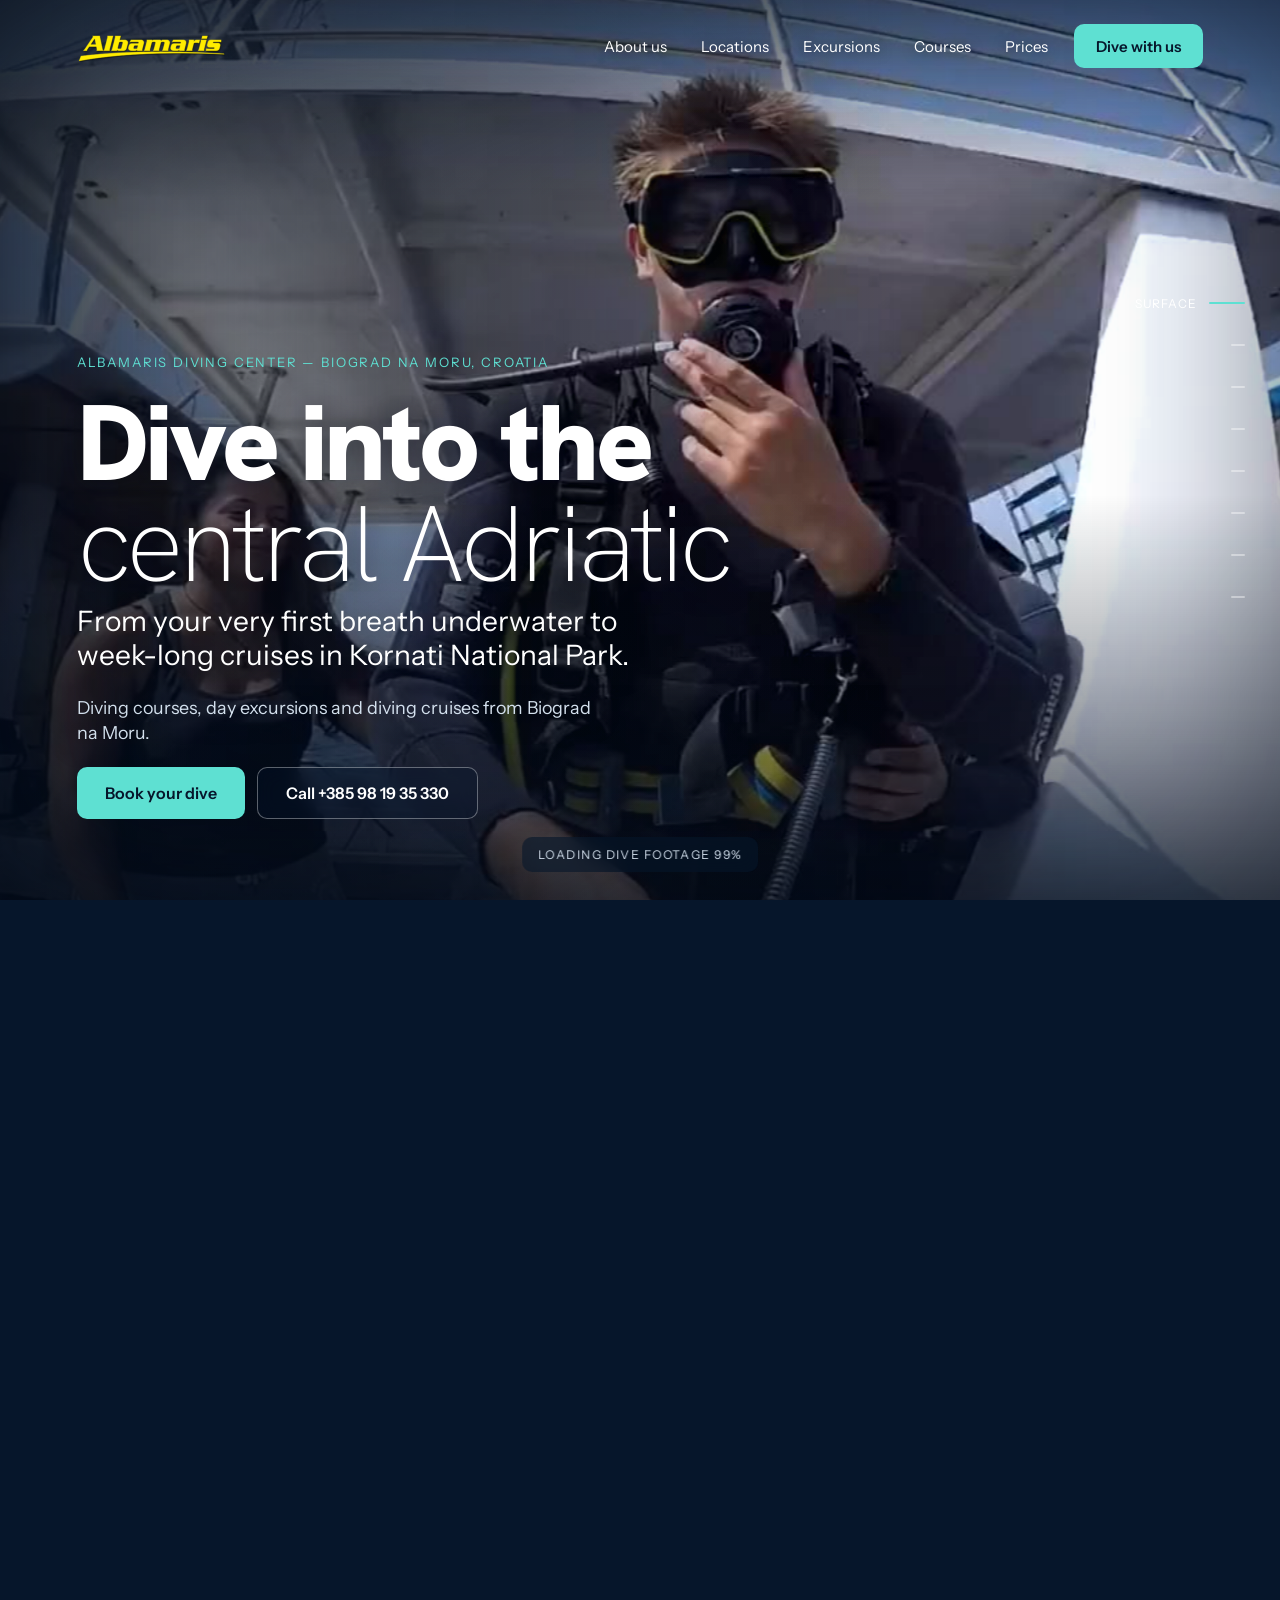
<file: index.html>
<!doctype html>
<html lang="en">
<head>
<meta charset="utf-8">
<meta name="viewport" content="width=device-width, initial-scale=1">
<title>Albamaris Diving Center — Biograd na Moru, Croatia</title>
<meta name="description" content="Diving courses, day excursions and diving cruises from Biograd na Moru, gateway to Kornati National Park.">
<link rel="preconnect" href="https://fonts.googleapis.com">
<link rel="preconnect" href="https://fonts.gstatic.com" crossorigin>
<link href="https://fonts.googleapis.com/css2?family=Instrument+Sans:ital,wght@0,400;0,500;0,600;1,400;1,500&amp;family=Hanken+Grotesk:wght@200;600;900&amp;display=swap" rel="stylesheet">
<link rel="stylesheet" href="assets/css/base.css">
<link rel="stylesheet" href="assets/css/home.css">
</head>
<body>
<a class="am-skip" href="#main">Skip to content</a>

<div class="am-media" aria-hidden="true">
  <img class="am-poster" src="assets/img/dive-poster.jpg" alt="">
  <video class="am-video" data-src="assets/video/dive.mp4" poster="assets/img/dive-poster.jpg" preload="auto" muted playsinline></video>
  <div class="am-scrim"></div>
</div>
<div class="am-grain" aria-hidden="true"></div>
<div class="am-load" role="status">Loading dive footage <span class="pct">0</span>%</div>

<header class="am-nav fixed">
  <div class="am-navbar">
    <a class="am-logo" href="index.html"><img src="assets/logo.png" alt="Albamaris"></a>
    <nav class="am-links" aria-label="Main">
      <a class="am-link" href="#am-about">About us</a>
      <a class="am-link" href="locations.html">Locations</a>
      <a class="am-link" href="#am-excursions">Excursions</a>
      <a class="am-link" href="#am-services">Courses</a>
      <a class="am-link" href="#am-contact">Prices</a>
      <a class="am-btn small" href="#am-contact">Dive with us</a>
    </nav>
    <button type="button" class="am-burger" aria-expanded="false" aria-controls="am-menu" aria-label="Open menu">
      <svg class="ic-open" width="22" height="22" viewBox="0 0 24 24" fill="none" stroke="currentColor" stroke-width="1.8" stroke-linecap="round" aria-hidden="true"><path d="M4 6h16M4 12h16M4 18h16"/></svg>
      <svg class="ic-close" width="22" height="22" viewBox="0 0 24 24" fill="none" stroke="currentColor" stroke-width="1.8" stroke-linecap="round" aria-hidden="true"><path d="M6 6l12 12M18 6L6 18"/></svg>
    </button>
    <a class="am-btn am-mcta" href="#am-contact">Dive with us</a>
  </div>
  <nav id="am-menu" class="am-menu" aria-label="Mobile">
    <a href="#am-about">About us</a>
    <a href="locations.html">Locations</a>
    <a href="#am-excursions">Excursions</a>
    <a href="#am-services">Courses</a>
    <a href="#am-contact">Prices</a>
  </nav>
</header>

<nav class="am-hud" aria-label="Dive chapters">
  <button type="button" class="am-dot" data-go="0" aria-label="Go to Surface"><span class="lbl">Surface</span><span class="bar"></span></button>
  <button type="button" class="am-dot" data-go="1" aria-label="Go to About us"><span class="lbl">About us</span><span class="bar"></span></button>
  <button type="button" class="am-dot" data-go="2" aria-label="Go to Dive sites"><span class="lbl">Dive sites</span><span class="bar"></span></button>
  <button type="button" class="am-dot" data-go="3" aria-label="Go to Discovery dives"><span class="lbl">Discovery dives</span><span class="bar"></span></button>
  <button type="button" class="am-dot" data-go="4" aria-label="Go to Courses"><span class="lbl">Courses</span><span class="bar"></span></button>
  <button type="button" class="am-dot" data-go="5" aria-label="Go to Excursions"><span class="lbl">Excursions</span><span class="bar"></span></button>
  <button type="button" class="am-dot" data-go="6" aria-label="Go to Dive with us"><span class="lbl">Dive with us</span><span class="bar"></span></button>
  <button type="button" class="am-dot" data-go="7" aria-label="Go to Contact"><span class="lbl">Contact</span><span class="bar"></span></button>
</nav>

<main id="main">
  <section id="am-home" data-ch="0" class="am-sec am-hero" aria-label="Home">
    <div class="am-panel">
      <span class="am-kicker am-reveal">Albamaris Diving Center — Biograd na Moru, Croatia</span>
      <h1 class="am-h1 am-reveal d1">Dive into the <span class="am-em">central&nbsp;Adriatic</span></h1>
      <p class="am-sub am-reveal d2">From your very first breath underwater to week-long cruises in Kornati National Park.</p>
      <p class="am-lead am-reveal d2">Diving courses, day excursions and diving cruises from Biograd na Moru.</p>
      <div class="am-ctas am-reveal d3">
        <a class="am-btn" href="#am-contact">Book your dive</a>
        <a class="am-btn ghost" href="tel:+385981935330">Call +385 98 19 35 330</a>
      </div>
    </div>
  </section>

  <section id="am-about" data-ch="1" class="am-sec" aria-label="About us">
    <div class="am-panel">
      <span class="am-kicker am-reveal">About us</span>
      <span class="am-stat am-reveal d1">20+</span>
      <h2 class="am-h2 am-reveal d2">years exploring the <span class="am-em">underwater world</span></h2>
      <p class="am-sub am-reveal d3">Our passion is diving. Our focus is you.</p>
      <p class="am-lead am-reveal d3">Whether you’re taking your first breath underwater or have years of experience, come explore, have fun, and feel at home with us.</p>
      <div class="am-ctas am-reveal d3">
        <a class="am-btn" href="#am-contact">Get to know us</a>
      </div>
    </div>
  </section>

  <section id="am-explore" data-ch="2" class="am-sec right" aria-label="Dive sites">
    <div class="am-panel">
      <span class="am-kicker am-reveal">Dive sites</span>
      <h2 class="am-h2 am-reveal d1">A world to explore&nbsp;<br><span class="am-em">beneath the surface</span></h2>
      <p class="am-sub am-reveal d2">Where will your next dive take you?</p>
      <p class="am-lead am-reveal d3">Explore the waters around Biograd na Moru and the islands of Kornati National Park.</p>
      <div class="am-ctas am-reveal d3">
        <a class="am-btn" href="locations.html">Locations</a>
        <a class="am-btn ghost" href="marine-life.html">Marine life</a>
      </div>
    </div>
  </section>

  <section id="am-discovery" data-ch="3" class="am-sec" aria-label="Discovery dives">
    <div class="am-panel">
      <span class="am-kicker am-reveal">Discovery dives</span>
      <h2 class="am-h2 am-reveal d1">Never dived <span class="am-em">before?</span></h2>
      <p class="am-sub am-reveal d2">Your first breath underwater. A whole new world to discover.</p>
      <p class="am-lead am-reveal d3">You’re in good hands. With an instructor by your side, get to know the equipment, learn the basics, and take your first look beneath the surface — no previous diving experience needed.</p>
      <div class="am-ctas am-reveal d3">
        <a class="am-btn" href="#am-contact">Discover diving</a>
      </div>
    </div>
  </section>

  <section id="am-services" data-ch="4" class="am-sec right" aria-label="Diving courses">
    <div class="am-panel">
      <span class="am-kicker am-reveal">Learn &amp; progress</span>
      <h2 class="am-h2 light am-reveal d1">Diving <span class="am-em">courses</span></h2>
      <p class="am-sub am-reveal d2">Take the next step. Develop your skills.</p>
      <p class="am-lead am-reveal d2">Courses at beginner and advanced levels help you build a solid foundation or develop your existing skills to get more from every dive.</p>
      <div class="am-ctas am-reveal d3">
        <a class="am-btn" href="#am-contact">Recreational</a>
        <a class="am-btn ghost" href="#am-contact">Professional</a>
      </div>
    </div>
  </section>

  <section id="am-excursions" data-ch="5" class="am-sec" aria-label="Diving excursions">
    <div class="am-panel">
      <span class="am-kicker am-reveal">Day trips</span>
      <h2 class="am-h2 light am-reveal d1">Diving <span class="am-em">excursions</span></h2>
      <p class="am-sub am-reveal d2">A day at sea. A new world below.</p>
      <p class="am-lead am-reveal d2">Explore dive sites around Biograd na Moru on a full-day or half-day excursion. Discover marine life beneath the surface, then relax on board with fellow divers and family between dives.</p>
      <div class="am-ctas am-reveal d3">
        <a class="am-btn" href="#am-contact">Explore excursions</a>
      </div>
    </div>
  </section>

  <section id="am-cruises" data-ch="6" class="am-sec" aria-label="Scuba diving is life">
    <div class="am-panel">
      <h2 class="am-h2 am-reveal d1">Scuba diving is <span class="am-em">life</span></h2>
      <p class="am-sub am-reveal d2">Everything else is a surface interval.</p>
    </div>
  </section>

  <section id="am-contact" data-ch="7" class="am-sec" aria-label="Contact">
    <div class="am-panel am-contact-panel">
      <span class="am-kicker am-reveal">Come and dive with us</span>
      <h2 class="am-h2 am-reveal d1">Let’s plan your <span class="am-em">next dive</span></h2>
      <div class="am-contact am-reveal d2">
        <div class="stack">
          <div class="social"><span class="k">Contact us</span><a href="tel:+385981935330">+385 98 19 35 330</a><a href="mailto:info@albamaris.hr">info@albamaris.hr</a></div>
          <div><span class="k">Social media</span><div class="icons">
            <a class="ico" href="https://www.facebook.com/profile.php?id=100063774124057" target="_blank" rel="noopener" aria-label="Albamaris on Facebook"><span class="ico-f" aria-hidden="true">f</span></a>
            <a class="ico" href="https://www.instagram.com/diving.center_albamaris/" target="_blank" rel="noopener" aria-label="Albamaris on Instagram"><svg width="20" height="20" viewBox="0 0 24 24" fill="none" stroke="currentColor" stroke-width="1.8" aria-hidden="true"><rect x="3.5" y="3.5" width="17" height="17" rx="5"/><circle cx="12" cy="12" r="4"/><circle cx="17.3" cy="6.7" r="0.6" fill="currentColor" stroke="none"/></svg></a>
          </div></div>
        </div>
        <div><span class="k">Address</span><span class="v"><b>Albamaris</b><br>Ul. Ivane Brlić Mažuranić 4<br>23210 Biograd na Moru<br>Croatia - EU</span></div>
        <nav class="menu-col" aria-label="Site"><span class="k">Dive deeper</span><a href="#am-about">About us</a><a href="locations.html">Locations</a><a href="marine-life.html">Marine life</a><a href="#am-excursions">Excursions</a><a href="#am-services">Courses</a><a href="#am-contact">Prices</a></nav>
      </div>
      <footer class="am-foot am-reveal d3">
        <span>© 2026 by Albamaris</span>
        <nav aria-label="Footer">
          <a href="#">Cookies information</a>
          <a href="#">Terms of use</a>
          <a href="#">Privacy statement</a>
          <a href="#">Authors</a>
        </nav>
      </footer>
    </div>
  </section>
</main>

<script src="assets/js/nav.js"></script>
<script src="assets/js/home.js"></script>
</body>
</html>
</file>
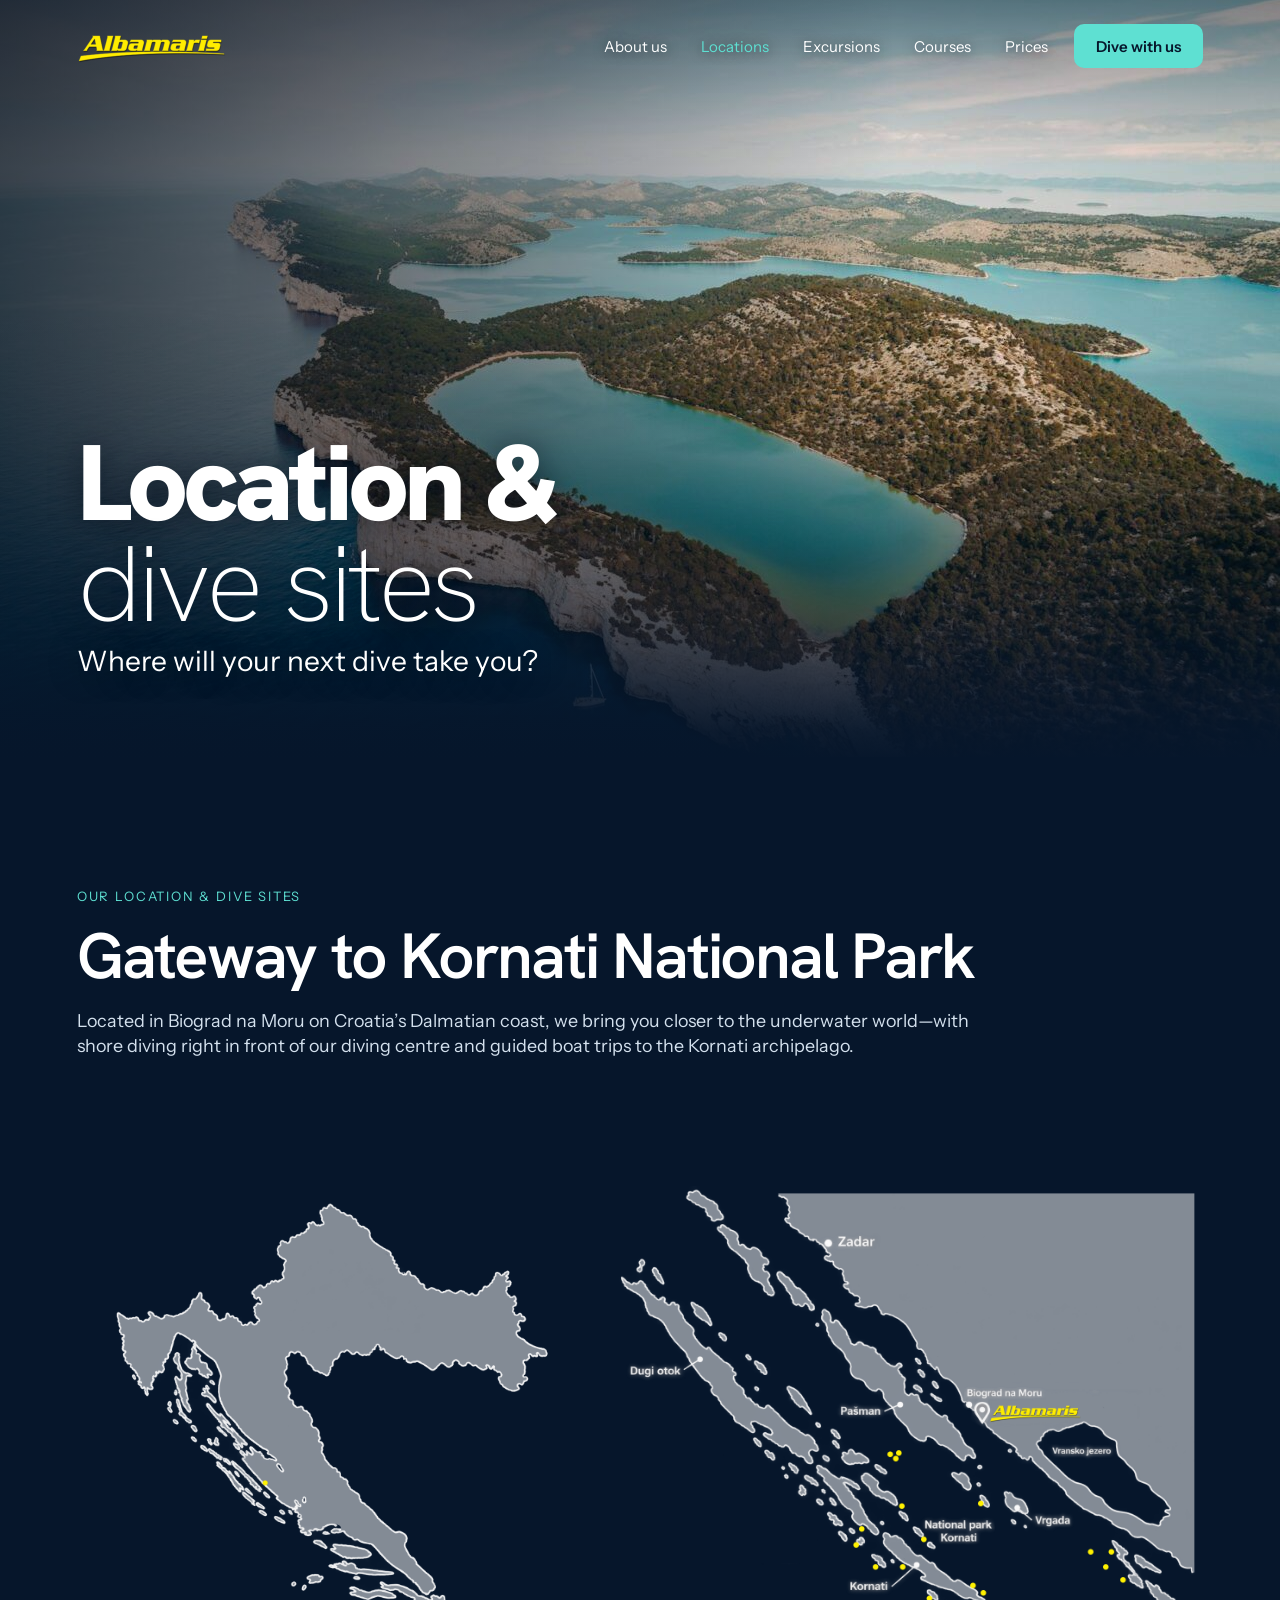
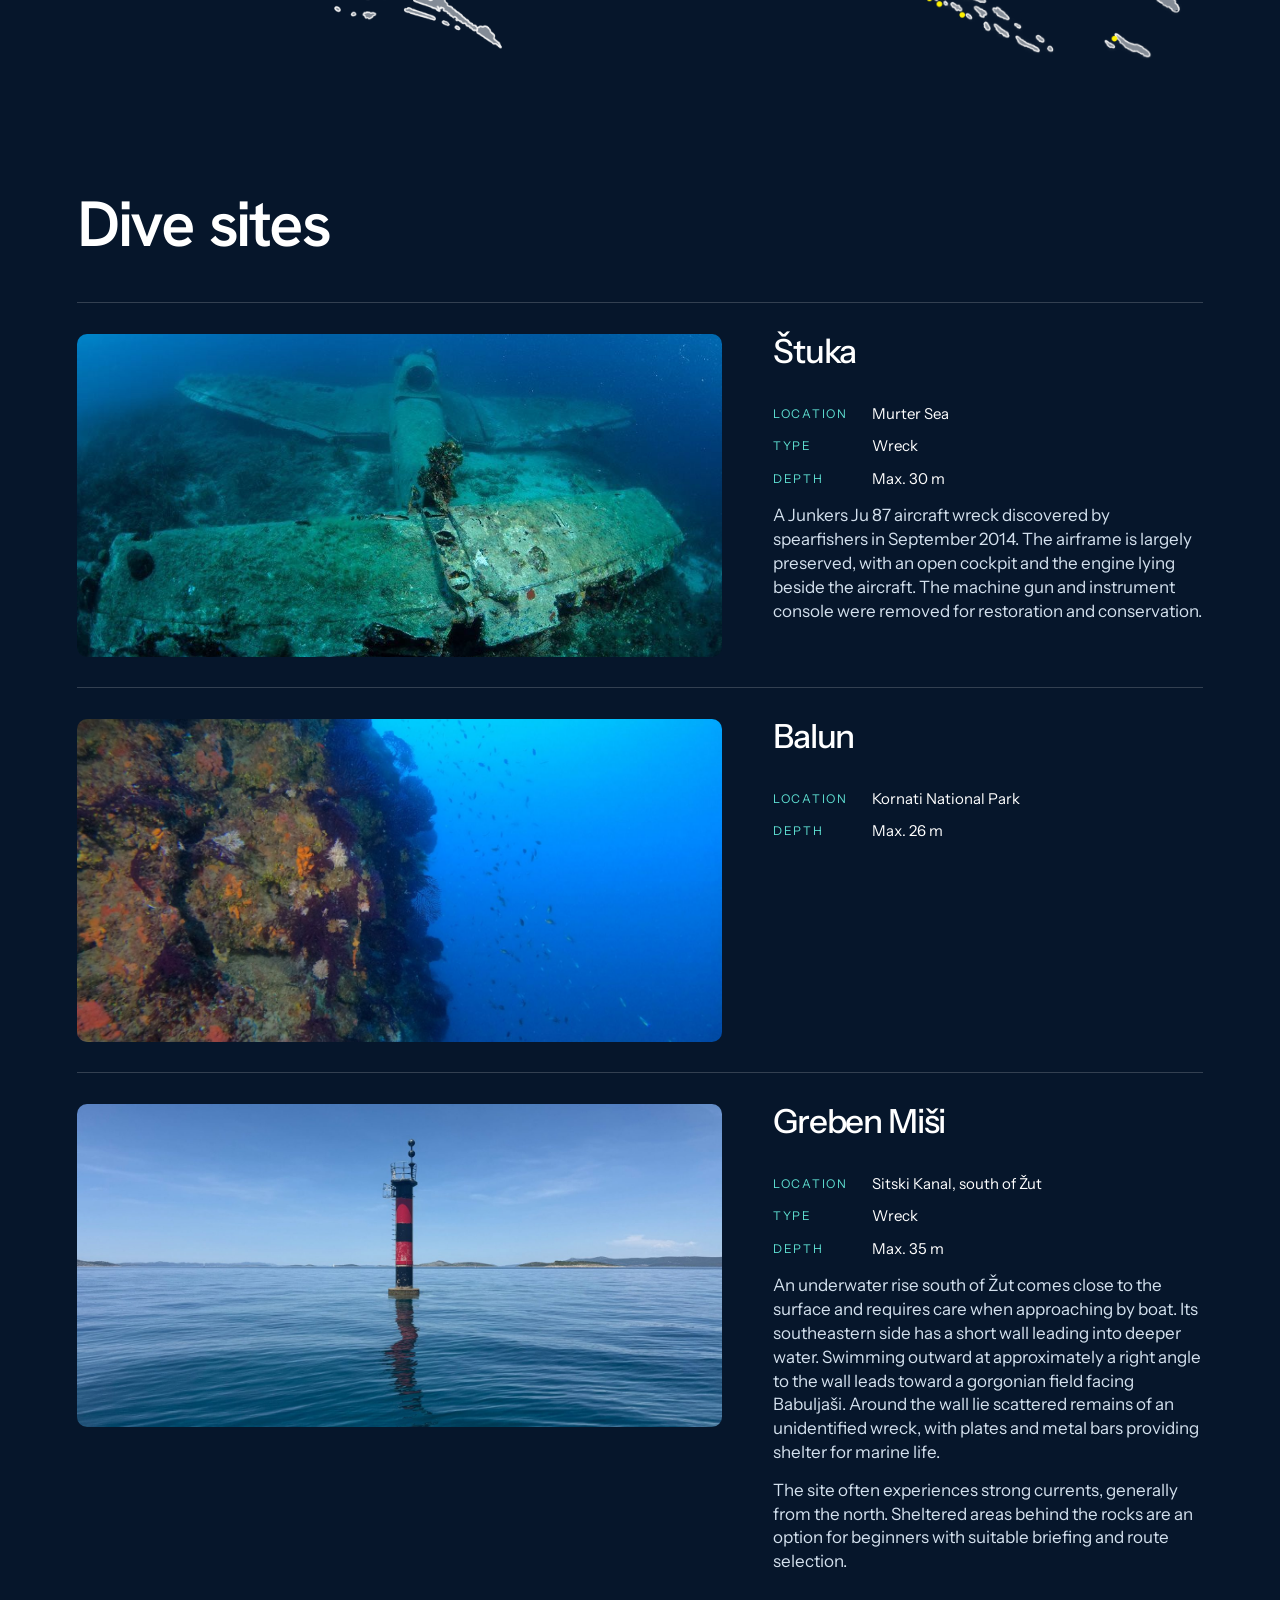
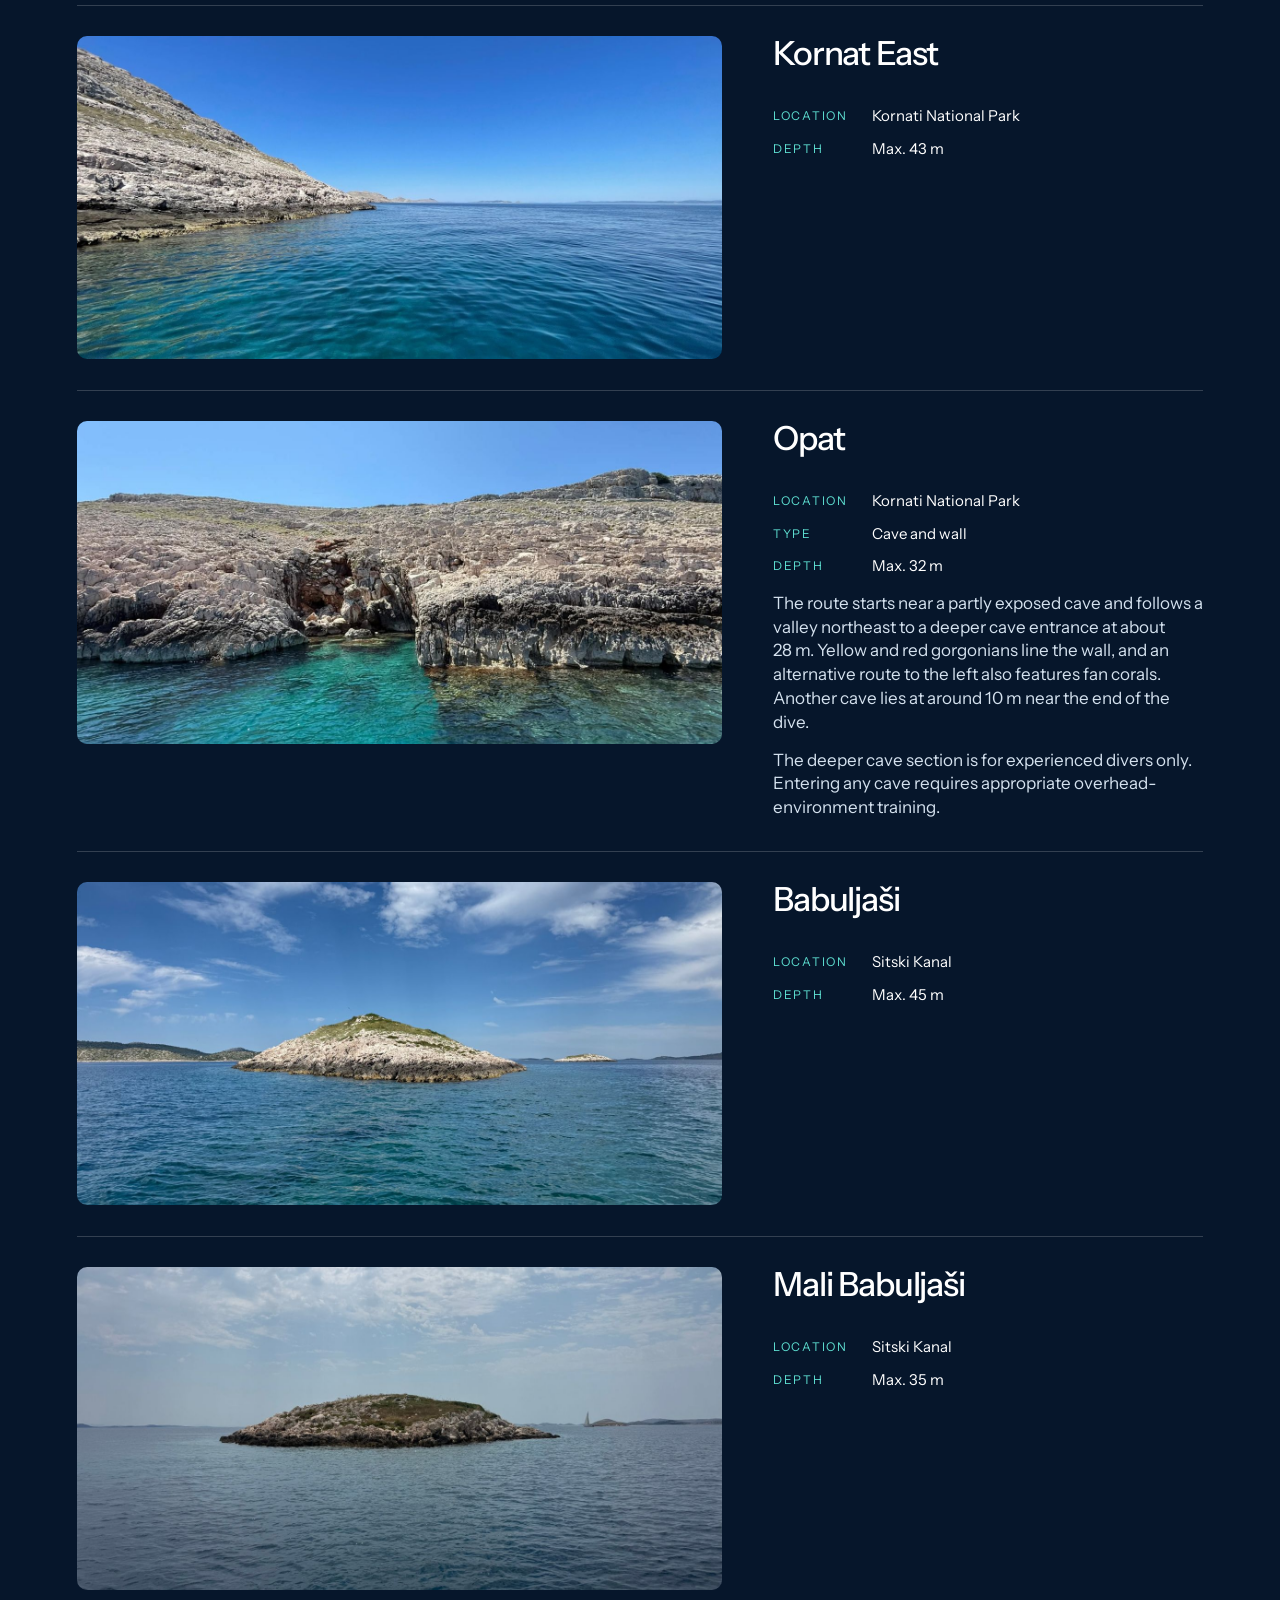
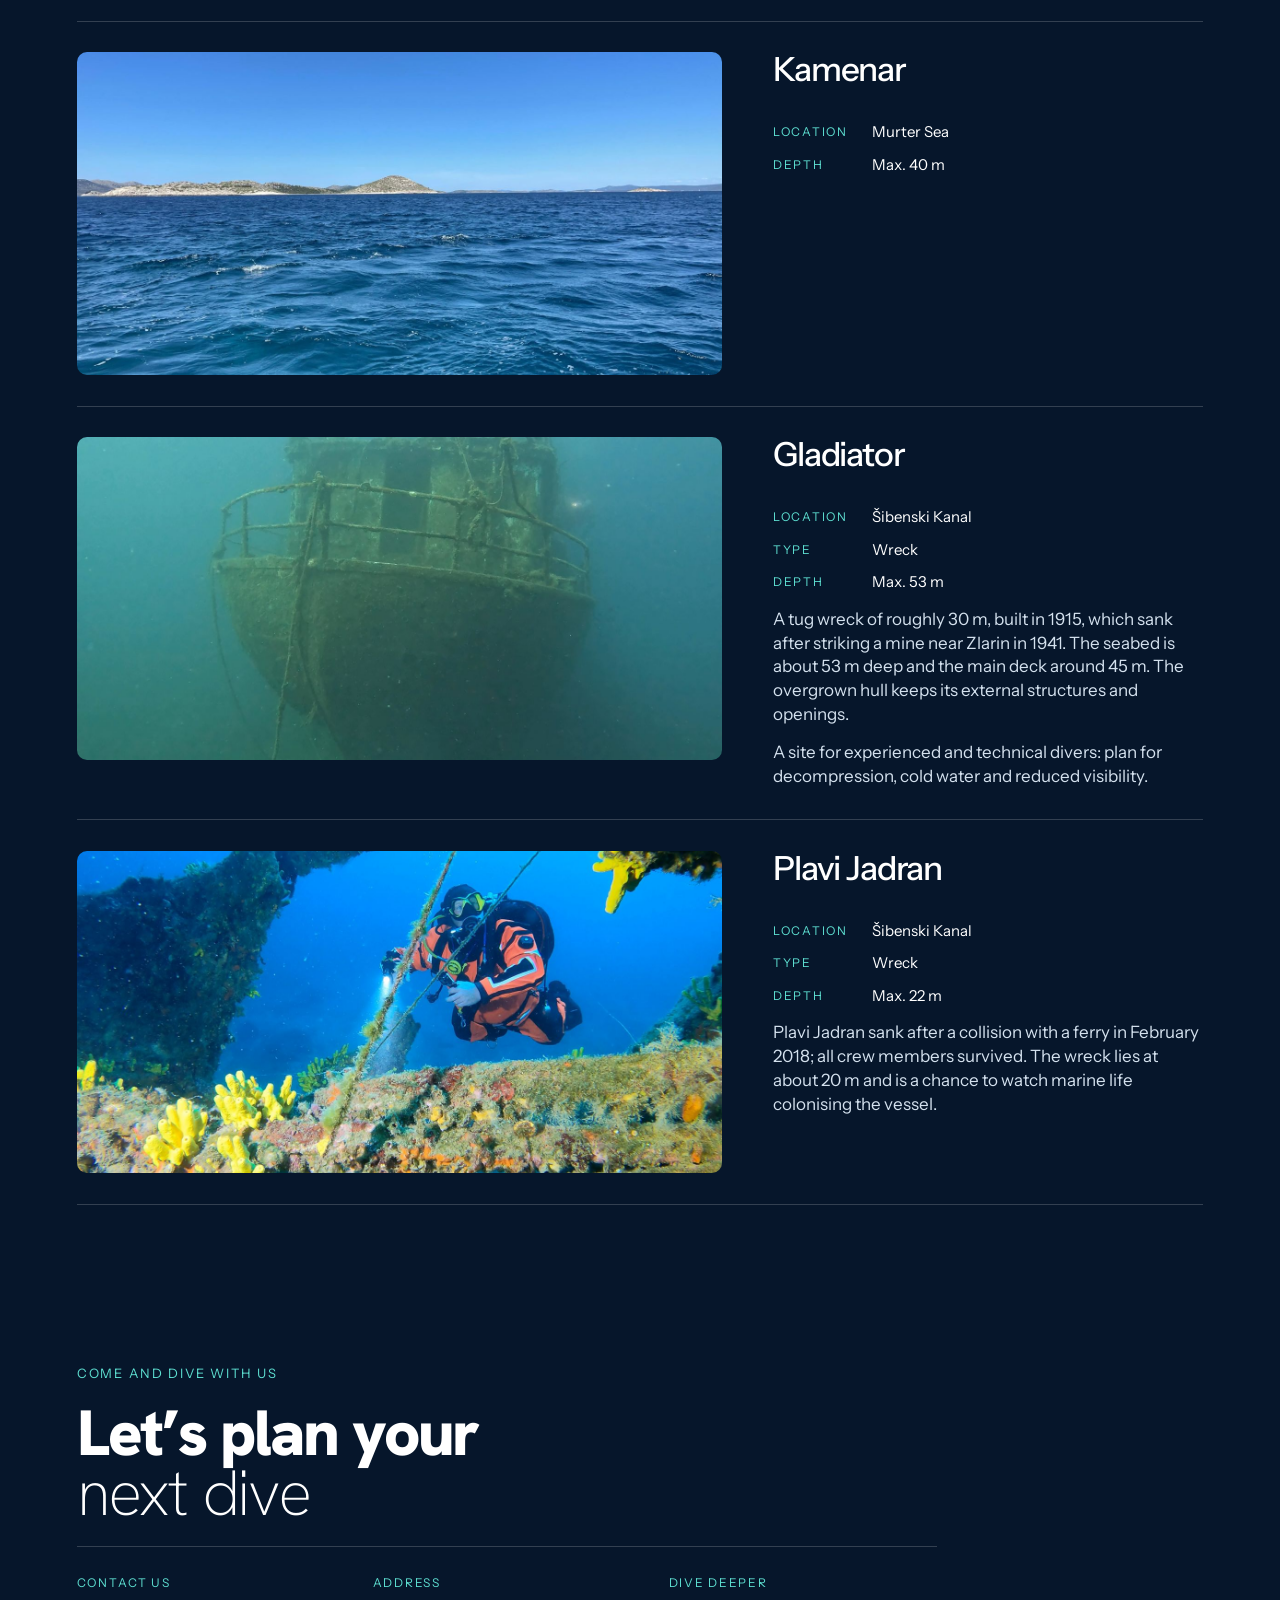
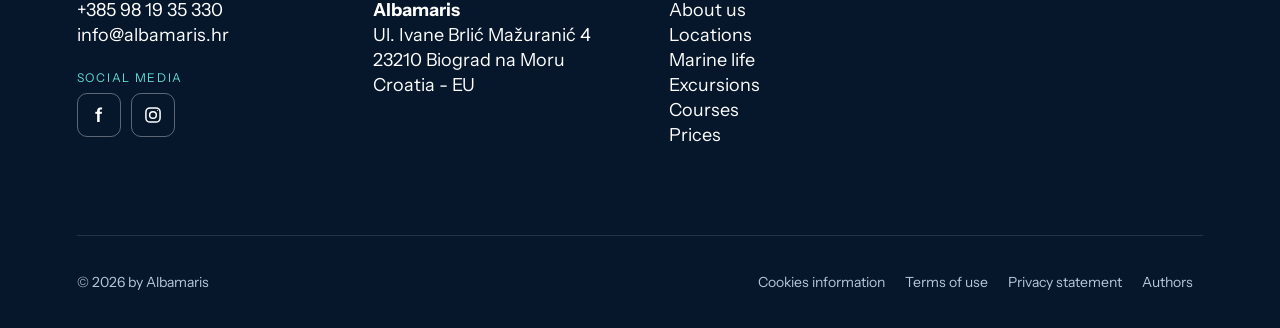
<file: locations.html>
<!doctype html>
<html lang="en">
<head>
<meta charset="utf-8">
<meta name="viewport" content="width=device-width, initial-scale=1">
<title>Locations &amp; dive sites — Albamaris</title>
<meta name="description" content="Dive sites around Biograd na Moru and Kornati National Park: wrecks, walls and caves of the central Adriatic.">
<link rel="preconnect" href="https://fonts.googleapis.com">
<link rel="preconnect" href="https://fonts.gstatic.com" crossorigin>
<link href="https://fonts.googleapis.com/css2?family=Instrument+Sans:ital,wght@0,400;0,500;0,600;1,400;1,500&amp;family=Hanken+Grotesk:wght@200;600;900&amp;display=swap" rel="stylesheet">
<link rel="stylesheet" href="assets/css/base.css">
<link rel="stylesheet" href="assets/css/subpage.css">
</head>
<body>
<a class="am-skip" href="#main">Skip to content</a>
<div class="lm">

  <header class="am-nav">
    <div class="am-navbar">
      <a class="am-logo" href="index.html" aria-label="Albamaris home"><img src="assets/logo.png" alt="Albamaris"></a>
      <nav class="am-links" aria-label="Main">
        <a class="am-link" href="index.html#am-about">About us</a>
        <a class="am-link" href="locations.html" aria-current="page">Locations</a>
        <a class="am-link" href="index.html#am-excursions">Excursions</a>
        <a class="am-link" href="index.html#am-services">Courses</a>
        <a class="am-link" href="index.html#am-contact">Prices</a>
        <a class="am-btn small" href="#lm-contact">Dive with us</a>
      </nav>
      <button type="button" class="am-burger" aria-expanded="false" aria-controls="lm-menu" aria-label="Open menu">
        <svg class="ic-open" width="22" height="22" viewBox="0 0 24 24" fill="none" stroke="currentColor" stroke-width="1.8" stroke-linecap="round" aria-hidden="true"><path d="M4 6h16M4 12h16M4 18h16"/></svg>
        <svg class="ic-close" width="22" height="22" viewBox="0 0 24 24" fill="none" stroke="currentColor" stroke-width="1.8" stroke-linecap="round" aria-hidden="true"><path d="M6 6l12 12M18 6L6 18"/></svg>
      </button>
      <a class="am-btn am-mcta" href="#lm-contact">Dive with us</a>
    </div>
    <nav id="lm-menu" class="am-menu" aria-label="Mobile">
      <a href="index.html#am-about">About us</a>
      <a href="locations.html" aria-current="page">Locations</a>
      <a href="index.html#am-excursions">Excursions</a>
      <a href="index.html#am-services">Courses</a>
      <a href="index.html#am-contact">Prices</a>
    </nav>
  </header>

  <main id="main">
    <section class="lm-hero lm-gut" aria-label="Location and dive sites">
      <div class="lm-slides" aria-hidden="true">
        <img class="lm-slide" src="assets/img/loc-hero-1.jpg" alt="">
        <img class="lm-slide" src="assets/img/loc-hero-2.jpg" alt="">
        <img class="lm-slide" src="assets/img/loc-hero-3.jpg" alt="">
        <img class="lm-slide" src="assets/img/loc-hero-4.jpg" alt="">
      </div>
      <div class="am-scrim"></div>
      <div class="am-panel">
        <h1 class="am-h1">Location &amp; <span class="am-em">dive sites</span></h1>
        <p class="am-sub">Where will your next dive take you?</p>
      </div>
    </section>

    <section id="lm-locations" class="lm-sec lm-gut" aria-label="Locations">
      <div class="lm-head">
        <div class="am-panel">
          <span class="am-kicker">Our location &amp; dive sites</span>
          <h2 class="am-h2 semibold">Gateway to Kornati National Park</h2>
        </div>
        <div class="am-panel">
          <p class="am-lead">Located in Biograd na Moru on Croatia’s Dalmatian coast, we bring you closer to the underwater world—with shore diving right in front of our diving centre and guided boat trips to the Kornati archipelago.</p>
        </div>
      </div>

      <div class="lm-loc">
        <div class="lm-map-country">
          <img src="assets/img/map-croatia.png" alt="Outline map of Croatia with a yellow dot marking the Biograd na Moru dive area on the Dalmatian coast">
        </div>
        <div class="lm-map">
          <img src="assets/img/map-dive-area.png" alt="Map of the dive area: Albamaris in Biograd na Moru, with Zadar, Pašman, Dugi otok, Vrgada, Vransko jezero and Kornati National Park; yellow dots mark the dive sites">
        </div>
      </div>

      <div class="lm-spots">
        <div class="am-panel">
          <h2 class="am-h2 semibold">Dive sites</h2>
        </div>

        <article class="lm-spot">
          <div><img src="assets/img/site-stuka.jpg" alt="Wreck of a Second World War aircraft lying on the seabed" loading="lazy"></div>
          <div class="tx">
            <h3>Štuka</h3>
            <dl><dt>Location</dt><dd>Murter Sea</dd><dt>Type</dt><dd>Wreck</dd><dt>Depth</dt><dd>Max. 30&nbsp;m</dd></dl>
            <p>A Junkers Ju&nbsp;87 aircraft wreck discovered by spearfishers in September 2014. The airframe is largely preserved, with an open cockpit and the engine lying beside the aircraft. The machine gun and instrument console were removed for restoration and conservation.</p>
          </div>
        </article>

        <article class="lm-spot">
          <div><img src="assets/img/site-balun.jpg" alt="Underwater wall covered in sponges and gorgonians, with a school of small fish in blue water" loading="lazy"></div>
          <div class="tx">
            <h3>Balun</h3>
            <dl><dt>Location</dt><dd>Kornati National Park</dd><dt>Depth</dt><dd>Max. 26&nbsp;m</dd></dl>
          </div>
        </article>

        <article class="lm-spot">
          <div><img src="assets/img/site-greben-misi.jpg" alt="Red and black navigation beacon standing in calm open sea, with low islands on the horizon" loading="lazy"></div>
          <div class="tx">
            <h3>Greben Miši</h3>
            <dl><dt>Location</dt><dd>Sitski Kanal, south of Žut</dd><dt>Type</dt><dd>Wreck</dd><dt>Depth</dt><dd>Max. 35&nbsp;m</dd></dl>
            <p>An underwater rise south of Žut comes close to the surface and requires care when approaching by boat. Its southeastern side has a short wall leading into deeper water. Swimming outward at approximately a right angle to the wall leads toward a gorgonian field facing Babuljaši. Around the wall lie scattered remains of an unidentified wreck, with plates and metal bars providing shelter for marine life.</p>
            <p>The site often experiences strong currents, generally from the north. Sheltered areas behind the rocks are an option for beginners with suitable briefing and route selection.</p>
          </div>
        </article>

        <article class="lm-spot">
          <div><img src="assets/img/site-kornat-east.jpg" alt="Bare limestone shore of a Kornati island dropping into clear blue water" loading="lazy"></div>
          <div class="tx">
            <h3>Kornat East</h3>
            <dl><dt>Location</dt><dd>Kornati National Park</dd><dt>Depth</dt><dd>Max. 43&nbsp;m</dd></dl>
          </div>
        </article>

        <article class="lm-spot">
          <div><img src="assets/img/site-opat.jpg" alt="Rocky island shore with a cave opening at the waterline above turquoise water" loading="lazy"></div>
          <div class="tx">
            <h3>Opat</h3>
            <dl><dt>Location</dt><dd>Kornati National Park</dd><dt>Type</dt><dd>Cave and wall</dd><dt>Depth</dt><dd>Max. 32&nbsp;m</dd></dl>
            <p>The route starts near a partly exposed cave and follows a valley northeast to a deeper cave entrance at about 28&nbsp;m. Yellow and red gorgonians line the wall, and an alternative route to the left also features fan corals. Another cave lies at around 10&nbsp;m near the end of the dive.</p>
            <p>The deeper cave section is for experienced divers only. Entering any cave requires appropriate overhead-environment training.</p>
          </div>
        </article>

        <article class="lm-spot">
          <div><img src="assets/img/site-babuljasi.jpg" alt="Small rocky islet with green scrub in turquoise water, a second islet beyond" loading="lazy"></div>
          <div class="tx">
            <h3>Babuljaši</h3>
            <dl><dt>Location</dt><dd>Sitski Kanal</dd><dt>Depth</dt><dd>Max. 45&nbsp;m</dd></dl>
          </div>
        </article>

        <article class="lm-spot">
          <div><img src="assets/img/site-mali-babuljasi.jpg" alt="Low rocky islet in calm sea under a cloudy sky, with a sailing boat in the distance" loading="lazy"></div>
          <div class="tx">
            <h3>Mali Babuljaši</h3>
            <dl><dt>Location</dt><dd>Sitski Kanal</dd><dt>Depth</dt><dd>Max. 35&nbsp;m</dd></dl>
          </div>
        </article>

        <article class="lm-spot">
          <div><img src="assets/img/site-kamenar.jpg" alt="Open sea with low Kornati islands on the horizon" loading="lazy"></div>
          <div class="tx">
            <h3>Kamenar</h3>
            <dl><dt>Location</dt><dd>Murter Sea</dd><dt>Depth</dt><dd>Max. 40&nbsp;m</dd></dl>
          </div>
        </article>

        <article class="lm-spot">
          <div><img src="assets/img/site-gladiator.jpg" alt="Stern of an overgrown tug wreck with railings in green water" loading="lazy"></div>
          <div class="tx">
            <h3>Gladiator</h3>
            <dl><dt>Location</dt><dd>Šibenski Kanal</dd><dt>Type</dt><dd>Wreck</dd><dt>Depth</dt><dd>Max. 53&nbsp;m</dd></dl>
            <p>A tug wreck of roughly 30&nbsp;m, built in 1915, which sank after striking a mine near Zlarin in 1941. The seabed is about 53&nbsp;m deep and the main deck around 45&nbsp;m. The overgrown hull keeps its external structures and openings.</p>
            <p>A site for experienced and technical divers: plan for decompression, cold water and reduced visibility.</p>
          </div>
        </article>

        <article class="lm-spot">
          <div><img src="assets/img/site-plavi-jadran.jpg" alt="Diver in an orange drysuit swimming over a wreck covered in yellow sponges" loading="lazy"></div>
          <div class="tx">
            <h3>Plavi Jadran</h3>
            <dl><dt>Location</dt><dd>Šibenski Kanal</dd><dt>Type</dt><dd>Wreck</dd><dt>Depth</dt><dd>Max. 22&nbsp;m</dd></dl>
            <p>Plavi Jadran sank after a collision with a ferry in February 2018; all crew members survived. The wreck lies at about 20&nbsp;m and is a chance to watch marine life colonising the vessel.</p>
          </div>
        </article>
      </div>
    </section>

    <section id="lm-contact" class="lm-sec lm-contact lm-gut" aria-label="Contact">
      <div class="am-panel">
        <span class="am-kicker">Come and dive with us</span>
        <h2 class="am-h2">Let’s plan your <span class="am-em">next dive</span></h2>
        <div class="am-contact">
          <div class="stack">
            <div class="social"><span class="k">Contact us</span><a href="tel:+385981935330">+385 98 19 35 330</a><a href="mailto:info@albamaris.hr">info@albamaris.hr</a></div>
            <div><span class="k">Social media</span><div class="icons">
              <a class="ico" href="https://www.facebook.com/profile.php?id=100063774124057" target="_blank" rel="noopener" aria-label="Albamaris on Facebook"><span class="ico-f" aria-hidden="true">f</span></a>
              <a class="ico" href="https://www.instagram.com/diving.center_albamaris/" target="_blank" rel="noopener" aria-label="Albamaris on Instagram"><svg width="20" height="20" viewBox="0 0 24 24" fill="none" stroke="currentColor" stroke-width="1.8" aria-hidden="true"><rect x="3.5" y="3.5" width="17" height="17" rx="5"/><circle cx="12" cy="12" r="4"/><circle cx="17.3" cy="6.7" r="0.6" fill="currentColor" stroke="none"/></svg></a>
            </div></div>
          </div>
          <div><span class="k">Address</span><span class="v"><b>Albamaris</b><br>Ul. Ivane Brlić Mažuranić 4<br>23210 Biograd na Moru<br>Croatia - EU</span></div>
          <nav class="menu-col" aria-label="Site"><span class="k">Dive deeper</span><a href="index.html#am-about">About us</a><a href="locations.html">Locations</a><a href="marine-life.html">Marine life</a><a href="index.html#am-excursions">Excursions</a><a href="index.html#am-services">Courses</a><a href="index.html#am-contact">Prices</a></nav>
        </div>
        <footer class="am-foot">
          <span>© 2026 by Albamaris</span>
          <nav aria-label="Footer">
            <a href="#">Cookies information</a>
            <a href="#">Terms of use</a>
            <a href="#">Privacy statement</a>
            <a href="#">Authors</a>
          </nav>
        </footer>
      </div>
    </section>
  </main>
</div>

<script src="assets/js/nav.js"></script>
<script src="assets/js/slides.js"></script>
</body>
</html>
</file>
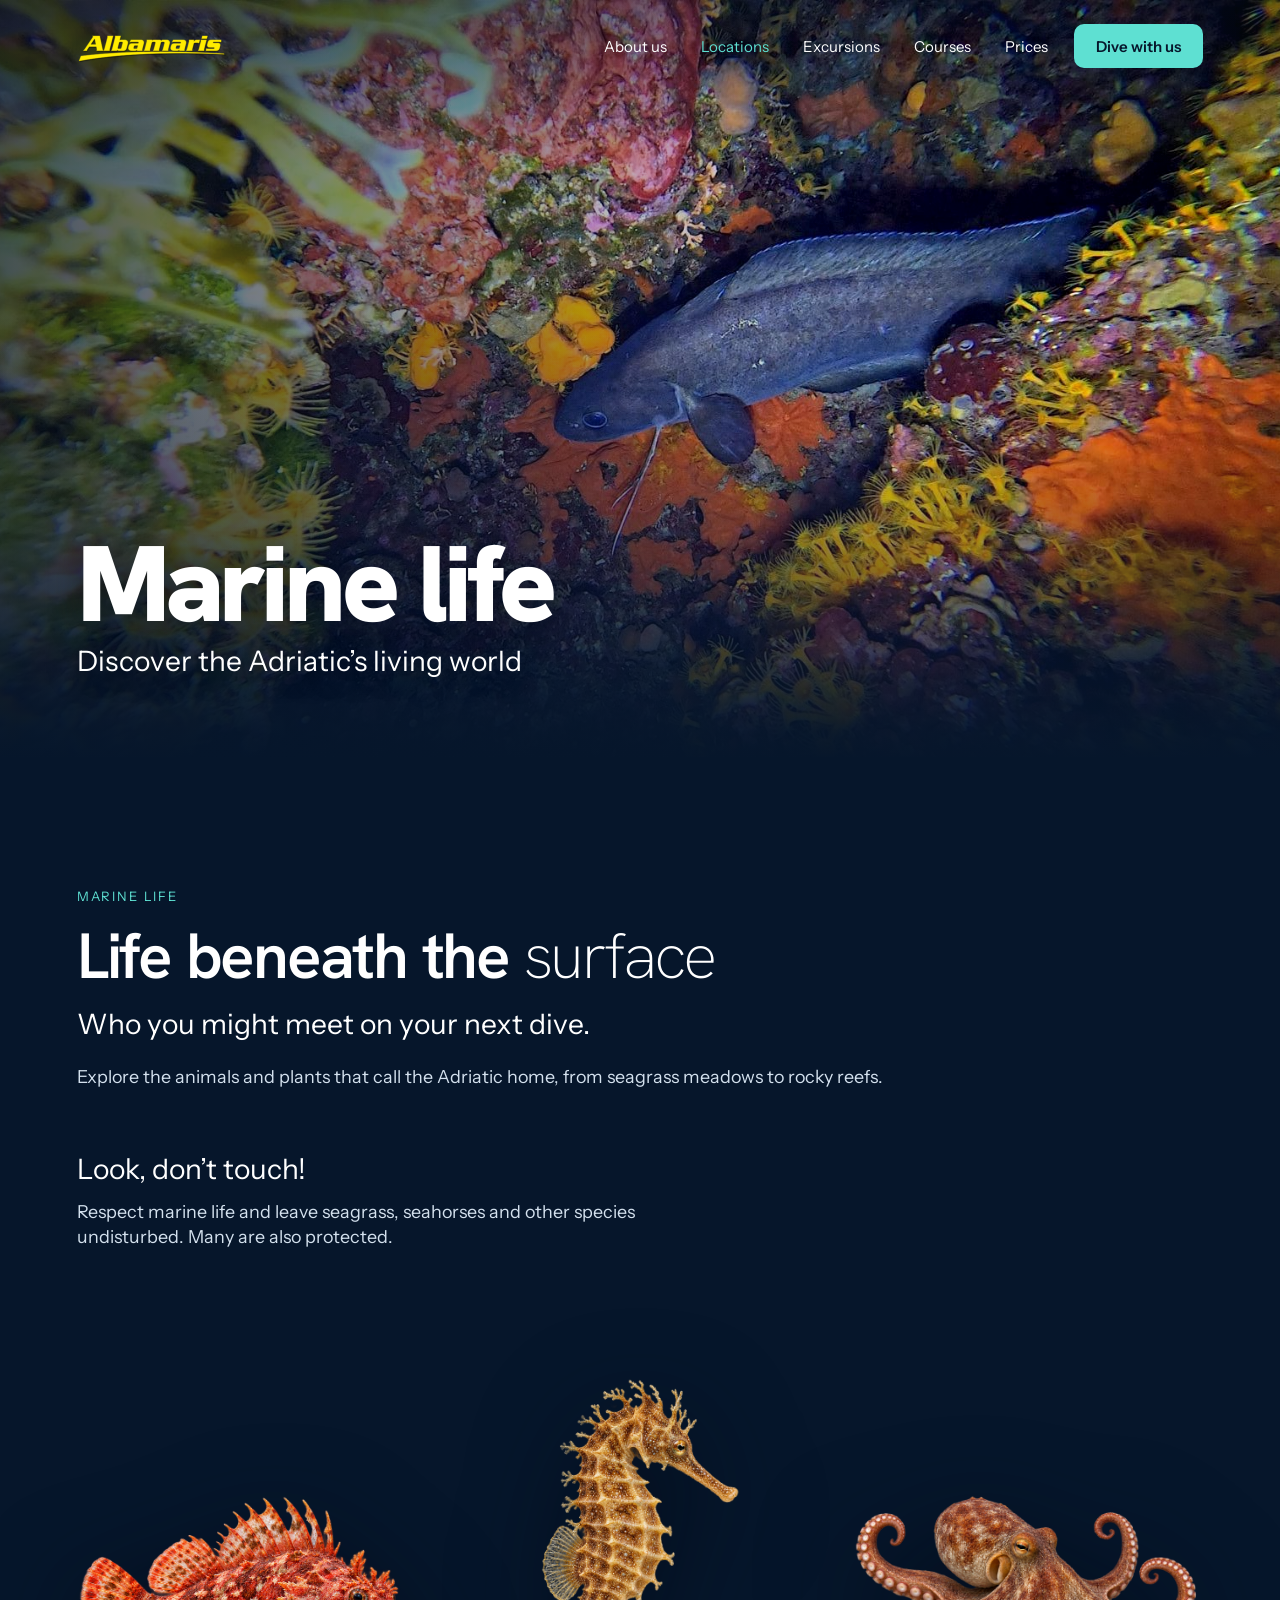
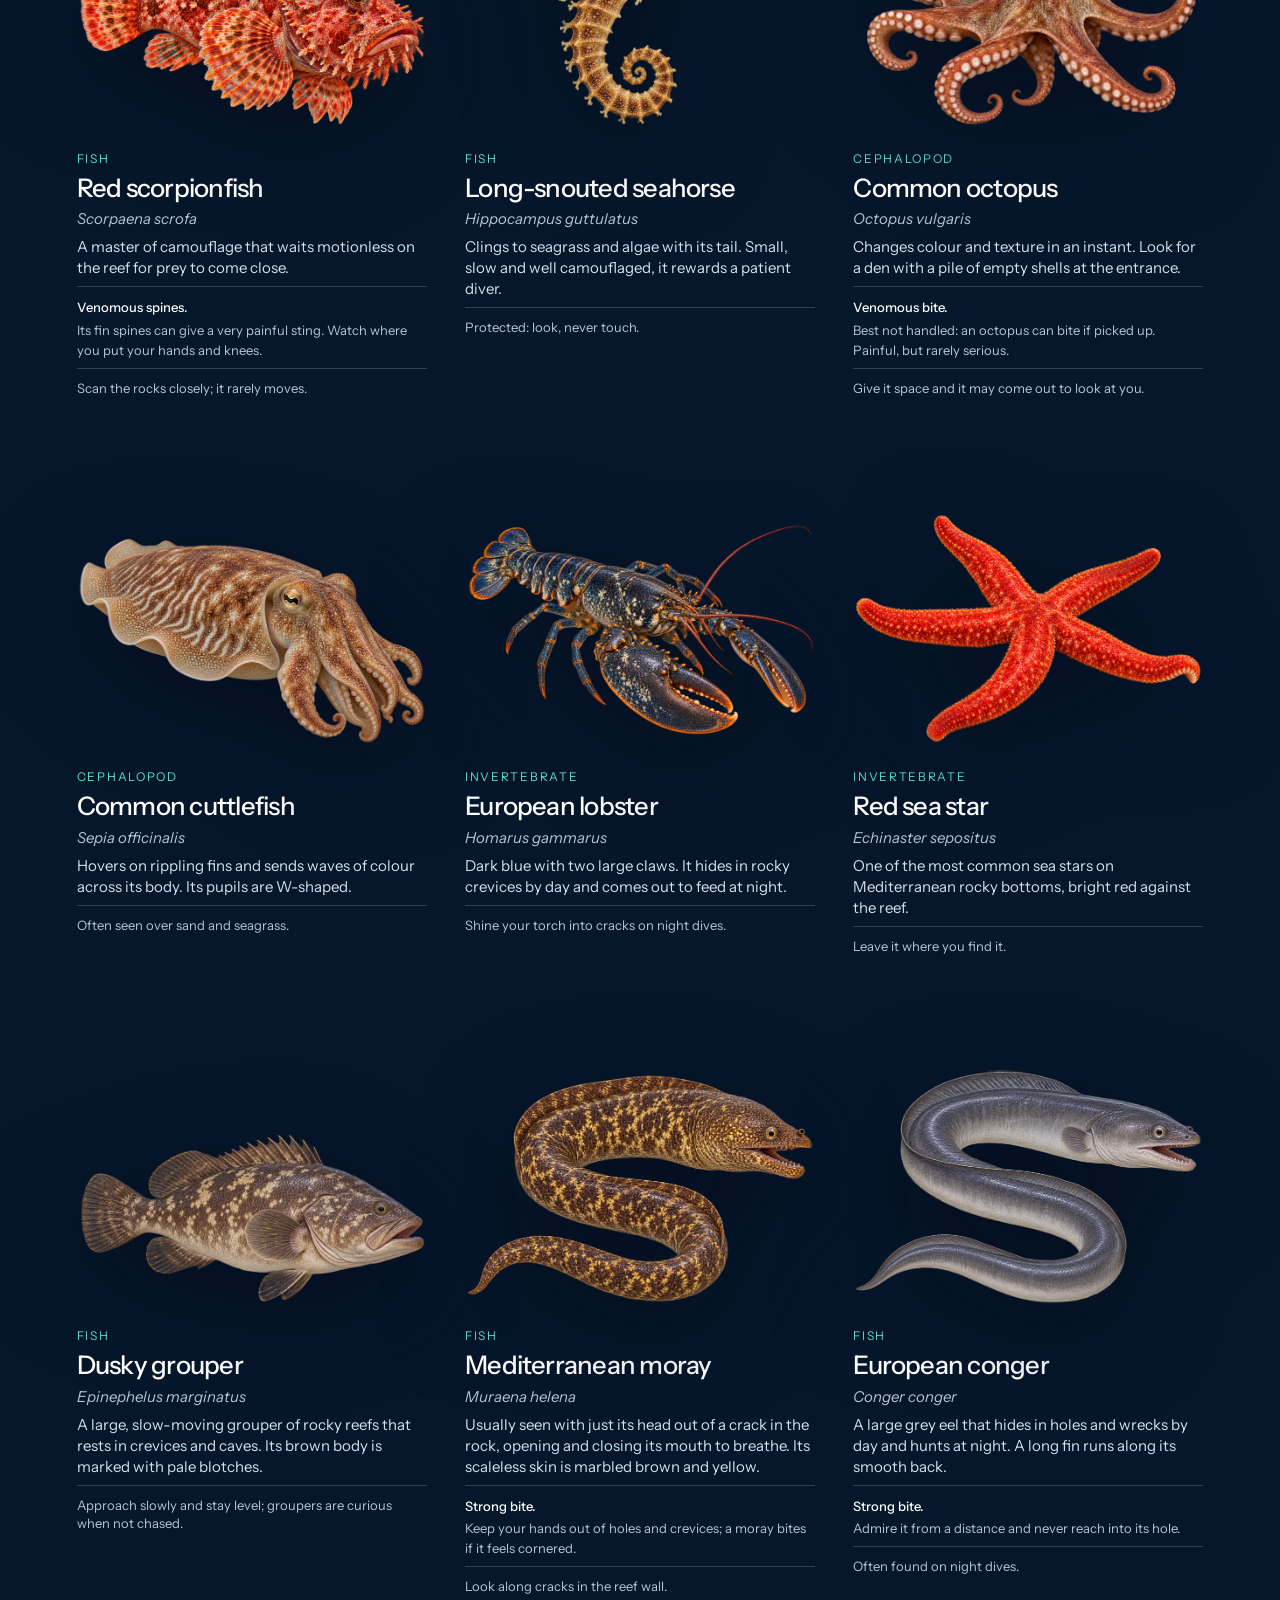
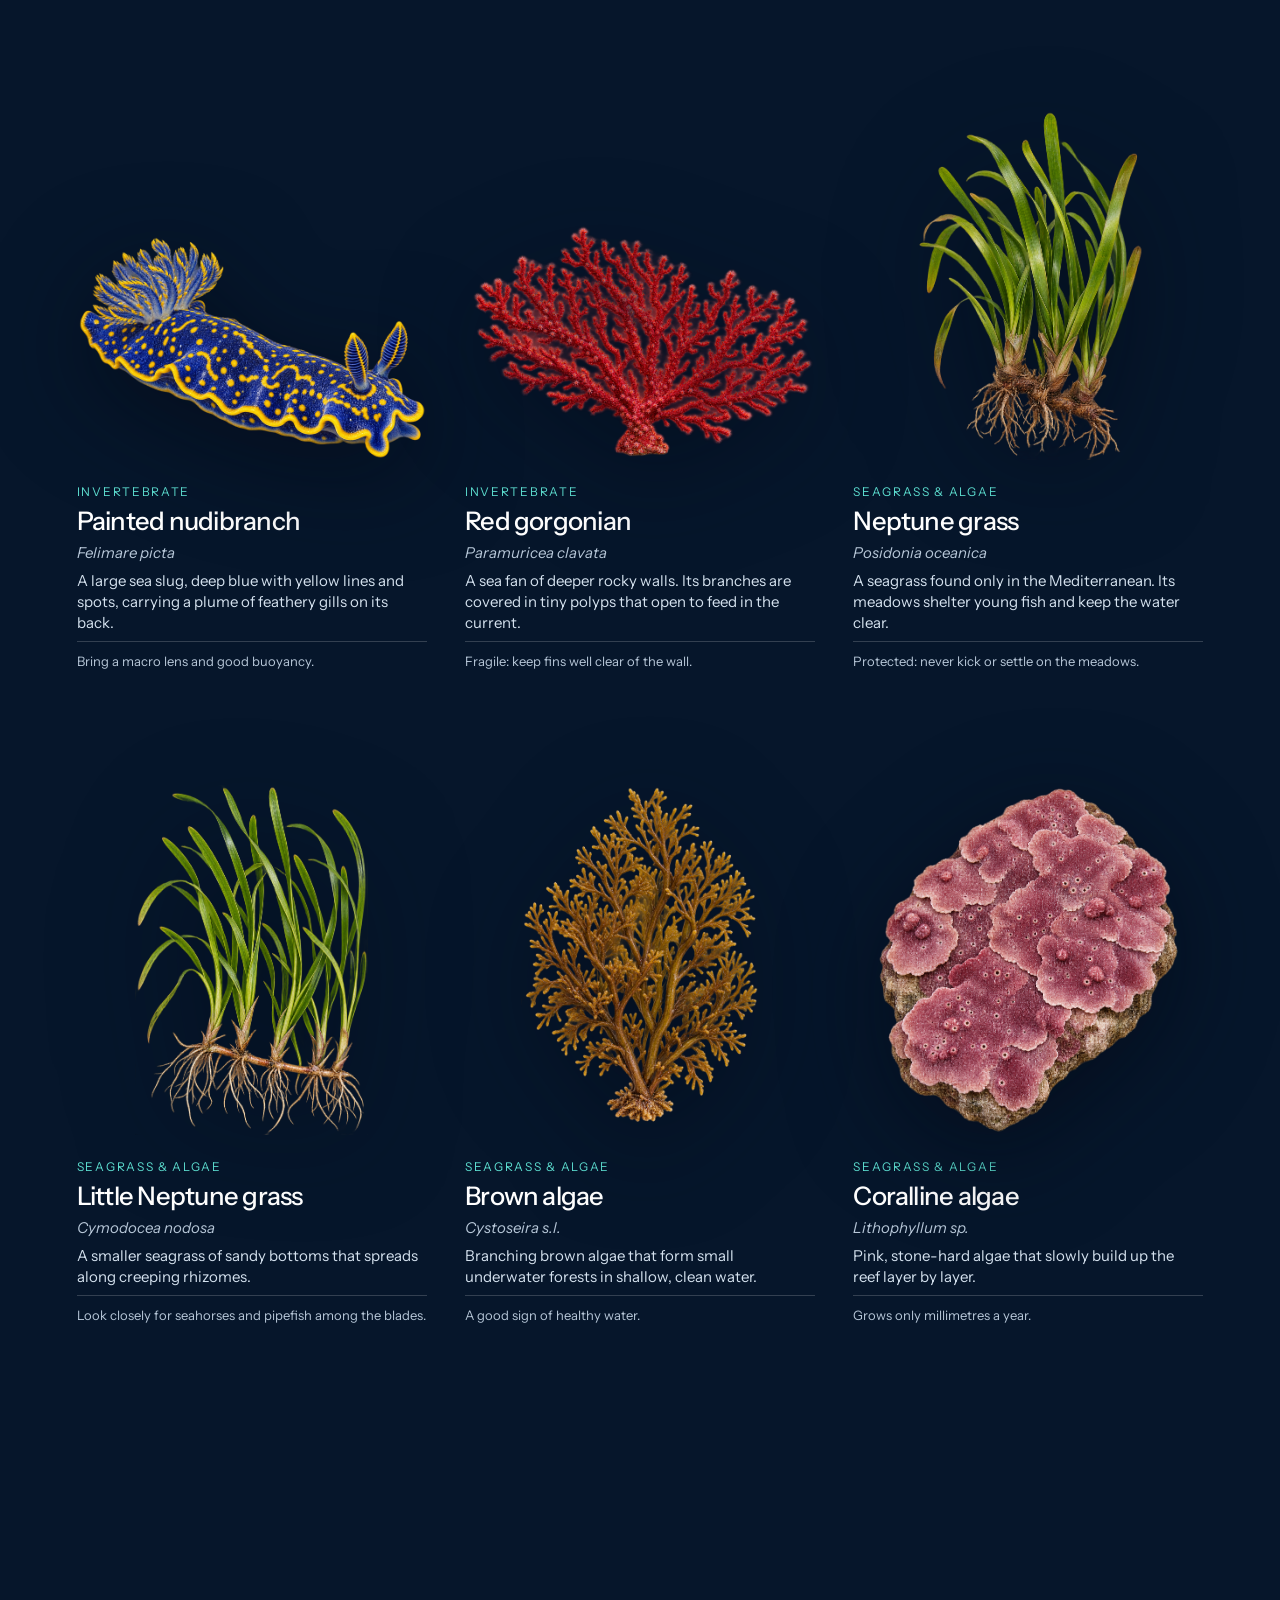
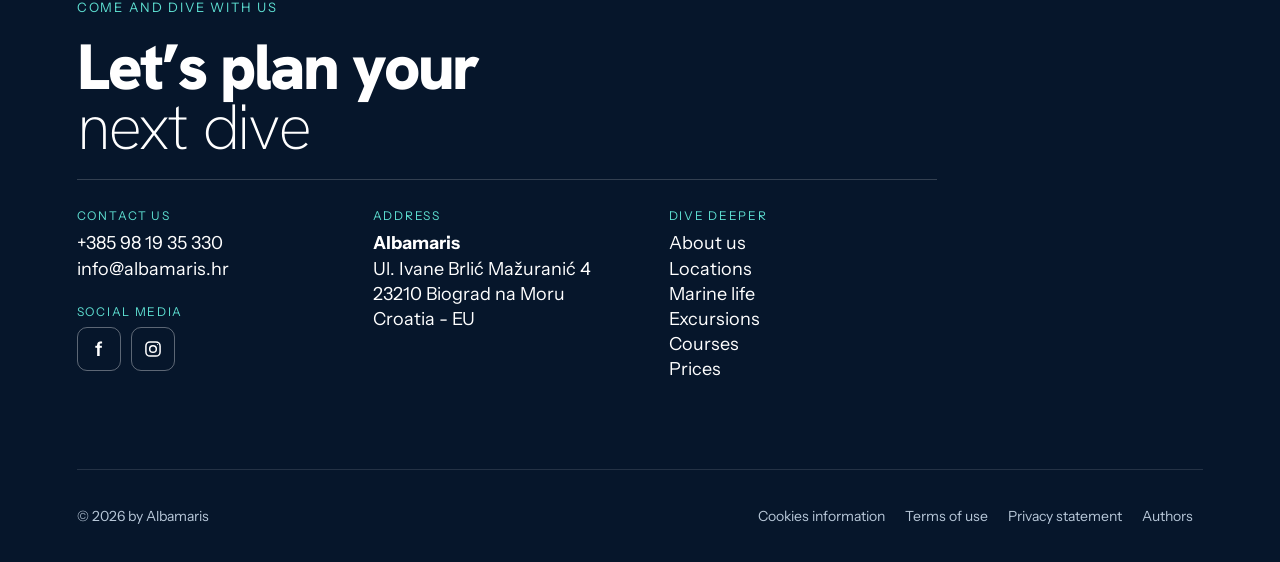
<file: marine-life.html>
<!doctype html>
<html lang="en">
<head>
<meta charset="utf-8">
<meta name="viewport" content="width=device-width, initial-scale=1">
<title>Marine life — Albamaris</title>
<meta name="description" content="Fish, cephalopods, invertebrates and seagrass you might meet diving the central Adriatic with Albamaris.">
<link rel="preconnect" href="https://fonts.googleapis.com">
<link rel="preconnect" href="https://fonts.gstatic.com" crossorigin>
<link href="https://fonts.googleapis.com/css2?family=Instrument+Sans:ital,wght@0,400;0,500;0,600;1,400;1,500&amp;family=Hanken+Grotesk:wght@200;600;900&amp;display=swap" rel="stylesheet">
<link rel="stylesheet" href="assets/css/base.css">
<link rel="stylesheet" href="assets/css/subpage.css">
</head>
<body>
<a class="am-skip" href="#main">Skip to content</a>
<div class="lm">

  <header class="am-nav">
    <div class="am-navbar">
      <a class="am-logo" href="index.html" aria-label="Albamaris home"><img src="assets/logo.png" alt="Albamaris"></a>
      <nav class="am-links" aria-label="Main">
        <a class="am-link" href="index.html#am-about">About us</a>
        <a class="am-link" href="locations.html" aria-current="page">Locations</a>
        <a class="am-link" href="index.html#am-excursions">Excursions</a>
        <a class="am-link" href="index.html#am-services">Courses</a>
        <a class="am-link" href="index.html#am-contact">Prices</a>
        <a class="am-btn small" href="#lm-contact">Dive with us</a>
      </nav>
      <button type="button" class="am-burger" aria-expanded="false" aria-controls="lm-menu" aria-label="Open menu">
        <svg class="ic-open" width="22" height="22" viewBox="0 0 24 24" fill="none" stroke="currentColor" stroke-width="1.8" stroke-linecap="round" aria-hidden="true"><path d="M4 6h16M4 12h16M4 18h16"/></svg>
        <svg class="ic-close" width="22" height="22" viewBox="0 0 24 24" fill="none" stroke="currentColor" stroke-width="1.8" stroke-linecap="round" aria-hidden="true"><path d="M6 6l12 12M18 6L6 18"/></svg>
      </button>
      <a class="am-btn am-mcta" href="#lm-contact">Dive with us</a>
    </div>
    <nav id="lm-menu" class="am-menu" aria-label="Mobile">
      <a href="index.html#am-about">About us</a>
      <a href="locations.html" aria-current="page">Locations</a>
      <a href="index.html#am-excursions">Excursions</a>
      <a href="index.html#am-services">Courses</a>
      <a href="index.html#am-contact">Prices</a>
    </nav>
  </header>

  <main id="main">
    <section class="lm-hero lm-gut" aria-label="Marine life">
      <div class="lm-slides" aria-hidden="true">
        <img class="lm-slide" src="assets/img/marine-hero-1.jpg" alt="">
        <img class="lm-slide" src="assets/img/marine-hero-2.jpg" alt="">
        <img class="lm-slide" src="assets/img/marine-hero-3.jpg" alt="">
        <img class="lm-slide" src="assets/img/marine-hero-4.jpg" alt="">
        <img class="lm-slide" src="assets/img/marine-hero-5.jpg" alt="">
        <img class="lm-slide" src="assets/img/marine-hero-6.jpg" alt="">
      </div>
      <div class="am-scrim"></div>
      <div class="am-panel">
        <h1 class="am-h1">Marine life</h1>
        <p class="am-sub">Discover the Adriatic’s living world</p>
      </div>
    </section>

    <section id="lm-marine" class="lm-sec lm-gut" aria-label="Species">
      <div class="lm-head">
        <div class="am-panel">
          <span class="am-kicker">Marine life</span>
          <h2 class="am-h2 semibold">Life beneath the <span class="am-em">surface</span></h2>
        </div>
        <div class="am-panel">
          <p class="am-sub">Who you might meet on your next dive.</p>
          <p class="am-lead">Explore the animals and plants that call the Adriatic home, from seagrass meadows to rocky reefs.</p>
        </div>
      </div>

      <div class="lm-note">
        <p class="am-sub">Look, don’t touch!</p>
        <p class="am-lead">Respect marine life and leave seagrass, seahorses and other species undisturbed. Many are also protected.</p>
      </div>

      <div class="lm-list">
        <article class="lm-sp" aria-label="Red scorpionfish">
          <div class="art"><img src="assets/species/red-scorpionfish.png" alt="Red scorpionfish" loading="lazy"></div>
          <div class="tx">
            <span class="g">Fish</span>
            <h3>Red scorpionfish</h3>
            <span class="lt">Scorpaena scrofa</span>
            <p>A master of camouflage that waits motionless on the reef for prey to come close.</p>
            <div class="lm-warn" role="note" aria-label="Warning: Venomous spines."><span class="wl">Venomous spines.</span><span>Its fin spines can give a very painful sting. Watch where you put your hands and knees.</span></div>
            <p class="tip">Scan the rocks closely; it rarely moves.</p>
          </div>
        </article>

        <article class="lm-sp" aria-label="Long-snouted seahorse">
          <div class="art tall"><img src="assets/species/long-snouted-seahorse.png" alt="Long-snouted seahorse" loading="lazy"></div>
          <div class="tx">
            <span class="g">Fish</span>
            <h3>Long-snouted seahorse</h3>
            <span class="lt">Hippocampus guttulatus</span>
            <p>Clings to seagrass and algae with its tail. Small, slow and well camouflaged, it rewards a patient diver.</p>
            <p class="tip">Protected: look, never touch.</p>
          </div>
        </article>

        <article class="lm-sp" aria-label="Common octopus">
          <div class="art"><img src="assets/species/common-octopus.png" alt="Common octopus" loading="lazy"></div>
          <div class="tx">
            <span class="g">Cephalopod</span>
            <h3>Common octopus</h3>
            <span class="lt">Octopus vulgaris</span>
            <p>Changes colour and texture in an instant. Look for a den with a pile of empty shells at the entrance.</p>
            <div class="lm-warn" role="note" aria-label="Warning: Venomous bite."><span class="wl">Venomous bite.</span><span>Best not handled: an octopus can bite if picked up. Painful, but rarely serious.</span></div>
            <p class="tip">Give it space and it may come out to look at you.</p>
          </div>
        </article>

        <article class="lm-sp" aria-label="Common cuttlefish">
          <div class="art"><img src="assets/species/common-cuttlefish.png" alt="Common cuttlefish" loading="lazy"></div>
          <div class="tx">
            <span class="g">Cephalopod</span>
            <h3>Common cuttlefish</h3>
            <span class="lt">Sepia officinalis</span>
            <p>Hovers on rippling fins and sends waves of colour across its body. Its pupils are W-shaped.</p>
            <p class="tip">Often seen over sand and seagrass.</p>
          </div>
        </article>

        <article class="lm-sp" aria-label="European lobster">
          <div class="art"><img src="assets/species/european-lobster.png" alt="European lobster" loading="lazy"></div>
          <div class="tx">
            <span class="g">Invertebrate</span>
            <h3>European lobster</h3>
            <span class="lt">Homarus gammarus</span>
            <p>Dark blue with two large claws. It hides in rocky crevices by day and comes out to feed at night.</p>
            <p class="tip">Shine your torch into cracks on night dives.</p>
          </div>
        </article>

        <article class="lm-sp" aria-label="Red sea star">
          <div class="art"><img src="assets/species/red-sea-star.png" alt="Red sea star" loading="lazy"></div>
          <div class="tx">
            <span class="g">Invertebrate</span>
            <h3>Red sea star</h3>
            <span class="lt">Echinaster sepositus</span>
            <p>One of the most common sea stars on Mediterranean rocky bottoms, bright red against the reef.</p>
            <p class="tip">Leave it where you find it.</p>
          </div>
        </article>

        <article class="lm-sp" aria-label="Dusky grouper">
          <div class="art"><img src="assets/species/dusky-grouper.png" alt="Dusky grouper" loading="lazy"></div>
          <div class="tx">
            <span class="g">Fish</span>
            <h3>Dusky grouper</h3>
            <span class="lt">Epinephelus marginatus</span>
            <p>A large, slow-moving grouper of rocky reefs that rests in crevices and caves. Its brown body is marked with pale blotches.</p>
            <p class="tip">Approach slowly and stay level; groupers are curious when not chased.</p>
          </div>
        </article>

        <article class="lm-sp" aria-label="Mediterranean moray">
          <div class="art"><img src="assets/species/mediterranean-moray.png" alt="Mediterranean moray" loading="lazy"></div>
          <div class="tx">
            <span class="g">Fish</span>
            <h3>Mediterranean moray</h3>
            <span class="lt">Muraena helena</span>
            <p>Usually seen with just its head out of a crack in the rock, opening and closing its mouth to breathe. Its scaleless skin is marbled brown and yellow.</p>
            <div class="lm-warn" role="note" aria-label="Warning: Strong bite."><span class="wl">Strong bite.</span><span>Keep your hands out of holes and crevices; a moray bites if it feels cornered.</span></div>
            <p class="tip">Look along cracks in the reef wall.</p>
          </div>
        </article>

        <article class="lm-sp" aria-label="European conger">
          <div class="art"><img src="assets/species/european-conger.png" alt="European conger" loading="lazy"></div>
          <div class="tx">
            <span class="g">Fish</span>
            <h3>European conger</h3>
            <span class="lt">Conger conger</span>
            <p>A large grey eel that hides in holes and wrecks by day and hunts at night. A long fin runs along its smooth back.</p>
            <div class="lm-warn" role="note" aria-label="Warning: Strong bite."><span class="wl">Strong bite.</span><span>Admire it from a distance and never reach into its hole.</span></div>
            <p class="tip">Often found on night dives.</p>
          </div>
        </article>

        <article class="lm-sp" aria-label="Painted nudibranch">
          <div class="art"><img src="assets/species/painted-nudibranch.png" alt="Painted nudibranch" loading="lazy"></div>
          <div class="tx">
            <span class="g">Invertebrate</span>
            <h3>Painted nudibranch</h3>
            <span class="lt">Felimare picta</span>
            <p>A large sea slug, deep blue with yellow lines and spots, carrying a plume of feathery gills on its back.</p>
            <p class="tip">Bring a macro lens and good buoyancy.</p>
          </div>
        </article>

        <article class="lm-sp" aria-label="Red gorgonian">
          <div class="art"><img src="assets/species/red-gorgonian.png" alt="Red gorgonian" loading="lazy"></div>
          <div class="tx">
            <span class="g">Invertebrate</span>
            <h3>Red gorgonian</h3>
            <span class="lt">Paramuricea clavata</span>
            <p>A sea fan of deeper rocky walls. Its branches are covered in tiny polyps that open to feed in the current.</p>
            <p class="tip">Fragile: keep fins well clear of the wall.</p>
          </div>
        </article>

        <article class="lm-sp" aria-label="Neptune grass">
          <div class="art tall"><img src="assets/species/neptune-grass.png" alt="Neptune grass" loading="lazy"></div>
          <div class="tx">
            <span class="g">Seagrass &amp; algae</span>
            <h3>Neptune grass</h3>
            <span class="lt">Posidonia oceanica</span>
            <p>A seagrass found only in the Mediterranean. Its meadows shelter young fish and keep the water clear.</p>
            <p class="tip">Protected: never kick or settle on the meadows.</p>
          </div>
        </article>

        <article class="lm-sp" aria-label="Little Neptune grass">
          <div class="art tall"><img src="assets/species/little-neptune-grass.png" alt="Little Neptune grass" loading="lazy"></div>
          <div class="tx">
            <span class="g">Seagrass &amp; algae</span>
            <h3>Little Neptune grass</h3>
            <span class="lt">Cymodocea nodosa</span>
            <p>A smaller seagrass of sandy bottoms that spreads along creeping rhizomes.</p>
            <p class="tip">Look closely for seahorses and pipefish among the blades.</p>
          </div>
        </article>

        <article class="lm-sp" aria-label="Brown algae">
          <div class="art tall"><img src="assets/species/brown-algae.png" alt="Brown algae" loading="lazy"></div>
          <div class="tx">
            <span class="g">Seagrass &amp; algae</span>
            <h3>Brown algae</h3>
            <span class="lt">Cystoseira s.l.</span>
            <p>Branching brown algae that form small underwater forests in shallow, clean water.</p>
            <p class="tip">A good sign of healthy water.</p>
          </div>
        </article>

        <article class="lm-sp" aria-label="Coralline algae">
          <div class="art tall"><img src="assets/species/coralline-algae.png" alt="Coralline algae" loading="lazy"></div>
          <div class="tx">
            <span class="g">Seagrass &amp; algae</span>
            <h3>Coralline algae</h3>
            <span class="lt">Lithophyllum sp.</span>
            <p>Pink, stone-hard algae that slowly build up the reef layer by layer.</p>
            <p class="tip">Grows only millimetres a year.</p>
          </div>
        </article>
      </div>
    </section>

    <section id="lm-contact" class="lm-sec lm-contact lm-gut" aria-label="Contact">
      <div class="am-panel">
        <span class="am-kicker">Come and dive with us</span>
        <h2 class="am-h2">Let’s plan your <span class="am-em">next dive</span></h2>
        <div class="am-contact">
          <div class="stack">
            <div class="social"><span class="k">Contact us</span><a href="tel:+385981935330">+385 98 19 35 330</a><a href="mailto:info@albamaris.hr">info@albamaris.hr</a></div>
            <div><span class="k">Social media</span><div class="icons">
              <a class="ico" href="https://www.facebook.com/profile.php?id=100063774124057" target="_blank" rel="noopener" aria-label="Albamaris on Facebook"><span class="ico-f" aria-hidden="true">f</span></a>
              <a class="ico" href="https://www.instagram.com/diving.center_albamaris/" target="_blank" rel="noopener" aria-label="Albamaris on Instagram"><svg width="20" height="20" viewBox="0 0 24 24" fill="none" stroke="currentColor" stroke-width="1.8" aria-hidden="true"><rect x="3.5" y="3.5" width="17" height="17" rx="5"/><circle cx="12" cy="12" r="4"/><circle cx="17.3" cy="6.7" r="0.6" fill="currentColor" stroke="none"/></svg></a>
            </div></div>
          </div>
          <div><span class="k">Address</span><span class="v"><b>Albamaris</b><br>Ul. Ivane Brlić Mažuranić 4<br>23210 Biograd na Moru<br>Croatia - EU</span></div>
          <nav class="menu-col" aria-label="Site"><span class="k">Dive deeper</span><a href="index.html#am-about">About us</a><a href="locations.html">Locations</a><a href="marine-life.html">Marine life</a><a href="index.html#am-excursions">Excursions</a><a href="index.html#am-services">Courses</a><a href="index.html#am-contact">Prices</a></nav>
        </div>
        <footer class="am-foot">
          <span>© 2026 by Albamaris</span>
          <nav aria-label="Footer">
            <a href="#">Cookies information</a>
            <a href="#">Terms of use</a>
            <a href="#">Privacy statement</a>
            <a href="#">Authors</a>
          </nav>
        </footer>
      </div>
    </section>
  </main>
</div>

<script src="assets/js/nav.js"></script>
<script src="assets/js/slides.js"></script>
</body>
</html>
</file>
<file: assets/css/base.css>
/* Albamaris — shared tokens, type, buttons, header, contact and footer */

:root {
  --am-navy: #06162B;
  --am-deep: 4, 14, 28;          /* rgb triplet for scrims */
  --am-teal: #5EE0D2;
  --am-teal-hover: #8DF0E5;
  --am-teal-soft: #BFF5EF;
  --am-yellow: #FFEC00;
  --am-white: #FFFFFF;
  --am-text-2: #D4E1EE;
  --am-text-3: #B7C7D8;
  --am-text-4: #9DB3C9;
  --am-line: rgba(255, 255, 255, 0.18);
  --am-line-soft: rgba(255, 255, 255, 0.12);
  --am-radius: 10px;
  /* content caps at 1256px and stays centred; side padding grows on wide screens, backgrounds stay full-bleed */
  --am-content: 1256px;
  --am-gutter: max(clamp(20px, 6vw, 96px), calc((100% - var(--am-content)) / 2));
  --am-font-body: 'Instrument Sans', system-ui, sans-serif;
  --am-font-display: 'Hanken Grotesk', system-ui, sans-serif;
  --am-scrim:
    linear-gradient(90deg, rgba(var(--am-deep), 0.72) 0%, rgba(var(--am-deep), 0.35) 42%, rgba(var(--am-deep), 0) 70%),
    linear-gradient(0deg, rgba(var(--am-deep), 0.7) 0%, rgba(var(--am-deep), 0) 45%),
    linear-gradient(180deg, rgba(var(--am-deep), 0.45) 0%, rgba(var(--am-deep), 0) 22%);
}

*, *::before, *::after { box-sizing: border-box; }
html { scroll-behavior: smooth; }
body {
  margin: 0;
  background: var(--am-navy);
  color: var(--am-white);
  font-family: var(--am-font-body);
  -webkit-font-smoothing: antialiased;
}
a { color: var(--am-white); }
a:hover { color: var(--am-teal); }
img { max-width: 100%; }

.am-skip {
  position: absolute; left: 16px; top: -60px; z-index: 50;
  padding: 12px 18px; border-radius: var(--am-radius);
  background: var(--am-teal); color: var(--am-navy); font-weight: 600; text-decoration: none;
}
.am-skip:focus { top: 16px; }

/* ---------- type ---------- */
.am-kicker { font-size: 13px; letter-spacing: 0.14em; text-transform: uppercase; color: var(--am-teal); }
.am-h1 {
  margin: 0; font-family: var(--am-font-display); font-weight: 900;
  font-size: clamp(46px, 8.4vw, 128px); line-height: 0.94; letter-spacing: -0.045em; max-width: 12ch;
}
.am-h2 {
  margin: 0; font-family: var(--am-font-display); font-weight: 900;
  font-size: clamp(36px, 5vw, 72px); line-height: 0.94; letter-spacing: -0.035em;
}
.am-h2.semibold { font-weight: 600; }
.am-h2.light { font-weight: 200; }
.am-h2.light .am-em { font-weight: 900; }
.am-em { font-family: var(--am-font-display); font-style: normal; font-weight: 200; letter-spacing: -0.035em; }
.am-sub {
  margin: 0; font-style: normal; font-weight: 400;
  font-size: clamp(24px, 2.2vw, 32px); line-height: 1.2; color: var(--am-white); max-width: 560px;
}
.am-h1 + .am-sub, .am-h2 + .am-sub { margin-top: -11px; }
.am-lead { margin: 0; font-size: clamp(17px, 1.4vw, 20px); line-height: 1.4; color: var(--am-text-2); max-width: 520px; }
.am-panel { max-width: 620px; display: flex; flex-direction: column; gap: 22px; }

/* ---------- buttons ---------- */
.am-ctas { display: flex; gap: 12px; flex-wrap: wrap; }
.am-btn {
  display: inline-flex; align-items: center; gap: 10px; min-height: 52px; padding: 0 28px;
  border: 0; border-radius: var(--am-radius); background: var(--am-teal); color: var(--am-navy);
  font-family: inherit; font-weight: 600; font-size: 16px; text-decoration: none; text-shadow: none;
  cursor: pointer; transition: transform .25s ease, background .25s ease;
}
.am-btn:hover { color: var(--am-navy); background: var(--am-teal-hover); transform: translateY(-2px); }
.am-btn.ghost {
  background: rgba(6, 22, 43, 0.35); color: var(--am-white); border: 1px solid rgba(255, 255, 255, 0.35);
  backdrop-filter: blur(10px); -webkit-backdrop-filter: blur(10px);
}
.am-btn.ghost:hover { color: var(--am-white); background: rgba(6, 22, 43, 0.6); }
.am-btn.small { min-height: 44px; padding: 0 22px; font-size: 15px; }
.am-btn:focus-visible { outline: 3px solid var(--am-white); outline-offset: 3px; }

/* ---------- header ---------- */
.am-nav { position: absolute; top: 0; left: 0; right: 0; z-index: 10; padding: 16px var(--am-gutter); }
.am-nav.fixed { position: fixed; }
.am-navbar { display: flex; align-items: center; justify-content: space-between; gap: 16px; padding: 8px 0; }
.am-logo { display: flex; align-items: center; min-height: 44px; text-decoration: none; }
.am-logo img { display: block; width: 150px; height: auto; transform: translateY(3px); }
.am-links { display: flex; align-items: center; gap: 2px; }
.am-links .am-btn { margin-left: 8px; }
.am-link {
  display: inline-flex; align-items: center; min-height: 44px; padding: 0 16px;
  font-size: 15px; text-decoration: none; color: var(--am-white);
  text-shadow: 0 1px 12px rgba(2, 10, 22, 0.6); transition: color .2s ease;
}
.am-link:hover, .am-link:focus-visible { color: var(--am-yellow); }
.am-link[aria-current="page"] { color: var(--am-teal); }
.am-link[aria-current="page"]:hover { color: var(--am-yellow); }
.am-burger {
  display: none; width: 48px; height: 48px; padding: 0; margin-right: -12px;
  border: 0; border-radius: 0; background: none; color: var(--am-white);
  align-items: center; justify-content: center; cursor: pointer;
  filter: drop-shadow(0 1px 8px rgba(2, 10, 22, 0.6)); transition: color .2s ease;
}
.am-burger:hover, .am-burger:focus-visible { color: var(--am-yellow); }
.am-burger .ic-close { display: none; }
.am-burger[aria-expanded="true"] .ic-open { display: none; }
.am-burger[aria-expanded="true"] .ic-close { display: block; }
.am-mcta { display: none; }
.am-menu { display: none; }

/* ---------- contact + footer ---------- */
.am-contact {
  display: grid; grid-template-columns: repeat(3, minmax(0, 1fr)); gap: 28px;
  max-width: 860px; width: 100%; padding-top: 28px; border-top: 1px solid var(--am-line);
}
.am-contact .k { display: block; margin-bottom: 8px; font-size: 12px; letter-spacing: 0.14em; text-transform: uppercase; color: var(--am-teal); }
.am-contact a, .am-contact .v { font-size: 18px; line-height: 1.4; color: var(--am-white); }
.am-contact .stack { display: flex; flex-direction: column; gap: 22px; }
.am-contact .social, .am-contact .menu-col { display: flex; flex-direction: column; align-items: flex-start; }
.am-contact .social a, .am-contact .menu-col a { text-decoration: none; transition: color .2s ease; }
.am-contact .social a:hover, .am-contact .social a:focus-visible,
.am-contact .menu-col a:hover, .am-contact .menu-col a:focus-visible { color: var(--am-yellow); }
.am-contact .icons { display: flex; gap: 10px; margin-top: 4px; }
.am-contact a.ico {
  display: inline-flex; align-items: center; justify-content: center; width: 44px; height: 44px;
  border-radius: var(--am-radius); border: 1px solid rgba(255, 255, 255, 0.35); color: var(--am-white);
  text-decoration: none; transition: color .2s ease, border-color .2s ease;
}
.am-contact a.ico:hover, .am-contact a.ico:focus-visible { color: var(--am-yellow); border-color: var(--am-yellow); }
.am-contact .ico-f { font-weight: 600; font-size: 20px; line-height: 1; }

.am-foot {
  display: flex; justify-content: space-between; align-items: center; gap: 16px; flex-wrap: wrap;
  width: 100%; margin-top: 64px; padding: 24px 0;
  border-top: 1px solid var(--am-line-soft); font-size: 14px; color: var(--am-text-3);
}
.am-foot nav { display: flex; flex-wrap: wrap; }
.am-foot a { display: inline-flex; align-items: center; min-height: 44px; padding: 0 10px; color: var(--am-text-3); text-decoration: none; }
.am-foot a:hover { color: var(--am-white); }

/* ---------- responsive ---------- */
@media (max-width: 1100px) {
  .am-contact { grid-template-columns: repeat(2, minmax(0, 1fr)); }
}
@media (max-width: 880px) {
  .am-links { display: none; }
  .am-burger { display: inline-flex; margin-left: auto; margin-right: 4px; }
  .am-mcta { display: inline-flex; min-height: 44px; padding: 0 16px; font-size: 14px; white-space: nowrap; }
  .am-menu {
    display: flex; flex-direction: column; gap: 4px; margin-top: 8px; padding: 10px;
    border-radius: var(--am-radius); background: rgba(6, 22, 43, 0.92); border: 1px solid var(--am-line-soft);
    backdrop-filter: blur(16px); -webkit-backdrop-filter: blur(16px);
    opacity: 0; transform: translateY(-8px); pointer-events: none; visibility: hidden;
    transition: opacity .25s ease, transform .25s ease, visibility 0s linear .25s;
  }
  .am-menu.open { opacity: 1; transform: none; pointer-events: auto; visibility: visible; transition: opacity .25s ease, transform .25s ease; }
  .am-menu a {
    display: flex; align-items: center; min-height: 56px; padding: 0 18px; border-radius: var(--am-radius);
    font-size: 18px; text-decoration: none; color: var(--am-white); transition: color .2s ease;
  }
  .am-menu a:hover, .am-menu a:focus-visible { color: var(--am-yellow); }
  .am-menu a[aria-current="page"] { color: var(--am-teal); }
}
@media (max-width: 560px) {
  .am-contact { grid-template-columns: minmax(0, 1fr); }
}
@media (prefers-reduced-motion: reduce) {
  html { scroll-behavior: auto; }
  .am-btn { transition: none; }
}
</file>
<file: assets/css/home.css>
/* Home — scroll-driven dive: fixed footage behind full-height chapters */

.am-media { position: fixed; inset: 0; z-index: 0; overflow: hidden; background: var(--am-navy); }
.am-poster, .am-video {
  position: absolute; inset: 0; width: 100%; height: 100%; display: block; object-fit: cover;
  transform: scale(1.04); transform-origin: 50% 50%; will-change: transform;
  filter: saturate(1.08) contrast(1.06);
}
.am-video { opacity: 0; transition: opacity .8s ease; }
.am-video.ready { opacity: 1; }
.am-scrim { position: absolute; inset: 0; pointer-events: none; background: var(--am-scrim); }
.am-grain { position: fixed; inset: 0; z-index: 1; pointer-events: none; box-shadow: inset 0 0 180px rgba(2, 8, 18, 0.55); }

.am-load {
  position: fixed; left: 50%; bottom: 28px; z-index: 4; transform: translateX(-50%);
  padding: 10px 16px; border-radius: var(--am-radius); background: rgba(6, 22, 43, 0.6);
  backdrop-filter: blur(10px); -webkit-backdrop-filter: blur(10px);
  font-size: 12px; letter-spacing: 0.12em; text-transform: uppercase; color: var(--am-text-2);
}
.am-load[hidden] { display: none; }

main { position: relative; z-index: 2; }
.am-sec {
  position: relative; min-height: 100vh; padding: 132px var(--am-gutter) clamp(40px, 9vh, 96px);
  display: flex; flex-direction: column; justify-content: flex-end;
}
.am-sec.right { align-items: flex-end; }
.am-sec .am-panel { text-shadow: 0 2px 30px rgba(2, 10, 22, 0.55); }
/* two lines, as on the boards: sized in em so it always fits "central Adriatic" but never both lines, at every font size */
.am-hero .am-h1 { width: 6.3em; max-width: none; letter-spacing: -0.035em; }
.am-stat { font-family: var(--am-font-display); font-size: clamp(84px, 12vw, 180px); font-weight: 900; line-height: 0.85; letter-spacing: -0.06em; }
.am-contact-panel { max-width: none; width: 100%; }
.am-contact-panel .am-h2 { max-width: 14ch; }

/* reveal on chapter enter */
.am-reveal { opacity: 0; transform: translateY(32px); transition: opacity 1s ease, transform 1.1s cubic-bezier(.16, .8, .24, 1); }
.am-sec.on .am-reveal { opacity: 1; transform: none; }
.am-sec.on .d1 { transition-delay: .08s; }
.am-sec.on .d2 { transition-delay: .18s; }
.am-sec.on .d3 { transition-delay: .28s; }

/* chapter rail */
.am-hud {
  position: fixed; right: clamp(16px, 2.4vw, 36px); top: 50%; z-index: 6; transform: translateY(-50%);
  display: flex; flex-direction: column; align-items: flex-end; gap: 2px;
}
.am-dot {
  display: flex; align-items: center; justify-content: flex-end; gap: 12px; min-height: 40px; min-width: 44px; padding: 0 4px;
  background: none; border: 0; cursor: pointer; color: var(--am-text-4);
  font-family: inherit; font-size: 12px; letter-spacing: 0.08em; text-transform: uppercase;
}
.am-dot .lbl { opacity: 0; transform: translateX(6px); transition: opacity .3s ease, transform .3s ease; }
.am-dot .bar { display: block; width: 14px; height: 2px; border-radius: 2px; background: rgba(255, 255, 255, 0.4); transition: width .4s ease, background .4s ease; }
.am-dot:hover .lbl, .am-dot.on .lbl { opacity: 1; transform: none; }
.am-dot.on { color: var(--am-white); }
.am-dot.on .bar { width: 36px; background: var(--am-teal); }
.am-dot:focus-visible { outline: 3px solid var(--am-white); outline-offset: 2px; border-radius: 4px; }

@media (max-width: 880px) {
  .am-hud { display: none; }
  .am-sec { padding-bottom: 96px; }
  .am-sec.right { align-items: flex-start; }
  /* copy sits on the footage like the hero, no glass boxes; a stronger bottom-weighted scrim keeps it readable */
  .am-sec .am-panel { gap: 18px; }
  .am-scrim { background: linear-gradient(0deg, rgba(var(--am-deep), 0.9) 0%, rgba(var(--am-deep), 0.66) 38%, rgba(var(--am-deep), 0.2) 68%, rgba(var(--am-deep), 0.45) 100%); }
  #am-contact { background: linear-gradient(180deg, rgba(6, 22, 43, 0) 0%, rgba(6, 22, 43, 0.72) 22%, rgba(6, 22, 43, 0.9) 100%); }

  /* mobile type scale */
  .am-sec .am-kicker { font-size: 12px; letter-spacing: 0.12em; line-height: 1.5; }
  .am-hero .am-h1 { font-size: clamp(40px, 11.6vw, 52px); max-width: 100%; }
  .am-sec .am-h2 { font-size: clamp(32px, 9vw, 40px); }
  .am-stat { font-size: clamp(72px, 22vw, 96px); }
  .am-sec .am-sub { font-size: clamp(20px, 5.6vw, 23px); max-width: 100%; }
  .am-sec .am-h1 + .am-sub, .am-sec .am-h2 + .am-sub { margin-top: -8px; }
  .am-sec .am-lead { font-size: 16px; max-width: 100%; }
  .am-sec .am-ctas { gap: 10px; }
  .am-sec .am-ctas .am-btn { min-height: 48px; padding: 0 22px; font-size: 15px; }
}
@media (prefers-reduced-motion: reduce) {
  .am-reveal { opacity: 1; transform: none; transition: none; }
  .am-dot .bar, .am-dot .lbl { transition: none; }
}
</file>
<file: assets/css/subpage.css>
/* Sub-pages (Locations, Marine life) — slideshow hero, content sections */

.lm { min-height: 100vh; }
.lm-gut { padding-left: var(--am-gutter); padding-right: var(--am-gutter); }

/* hero */
.lm-hero {
  position: relative; min-height: 760px; display: flex; align-items: flex-end; overflow: hidden;
  padding-top: 132px; padding-bottom: clamp(48px, 9vh, 96px);
}
.lm-slides { position: absolute; inset: 0; z-index: 0; overflow: hidden; }
.lm-slide {
  position: absolute; inset: 0; width: 100%; height: 100%; object-fit: cover;
  opacity: 0; z-index: 0; transform: scale(1.21); transition: none;
  filter: saturate(1.04) contrast(1.04);
}
.lm-slide.on { opacity: 1; z-index: 2; transform: scale(1); transition: opacity 1.6s ease, transform 9s linear; }
.lm-slide.out { opacity: 1; z-index: 1; transform: scale(1); transition: transform 2.5s linear; }
.lm-hero .am-scrim {
  position: absolute; inset: 0 0 -2px; z-index: 1; pointer-events: none;
  /* bottom fade sits on top and uses only the page blue, eased, so the hero melts into the page with no edge */
  background:
    linear-gradient(0deg, rgba(6, 22, 43, 1) 0%, rgba(6, 22, 43, 0.96) 4%, rgba(6, 22, 43, 0.84) 10%, rgba(6, 22, 43, 0.6) 19%,
      rgba(6, 22, 43, 0.34) 30%, rgba(6, 22, 43, 0.14) 42%, rgba(6, 22, 43, 0.04) 52%, rgba(6, 22, 43, 0) 60%),
    linear-gradient(90deg, rgba(var(--am-deep), 0.72) 0%, rgba(var(--am-deep), 0.35) 42%, rgba(var(--am-deep), 0) 70%),
    linear-gradient(180deg, rgba(var(--am-deep), 0.45) 0%, rgba(var(--am-deep), 0) 22%);
}
.lm-hero::after { content: ""; position: absolute; left: 0; right: 0; bottom: -1px; height: 4px; z-index: 2; background: var(--am-navy); pointer-events: none; }
.lm-hero .am-panel { position: relative; z-index: 3; text-shadow: 0 2px 30px rgba(2, 10, 22, 0.55); }
.lm-hero .am-sub { max-width: 775px; }

/* sections */
.lm-sec { padding-top: 128px; padding-bottom: 32px; }
.lm-head { display: grid; grid-template-columns: minmax(0, 1fr); gap: 22px; align-items: start; margin-bottom: 56px; }
.lm-head .am-panel, .lm-spots > .am-panel { max-width: 80%; }
.lm-head .am-lead, .lm-head .am-sub { max-width: none; }

/* locations */
.lm-loc {
  display: grid; grid-template-columns: minmax(0, 1fr) minmax(0, 1.241fr);
  gap: clamp(24px, 4vw, 64px); align-items: center; margin-top: clamp(56px, 10vw, 144px);
}
.lm-loc img { display: block; width: 100%; height: auto; }
.lm-map-country, .lm-map { min-width: 0; }

.lm-spots { margin-top: clamp(96px, 10vw, 160px); }
.lm-spots > .am-panel { margin-bottom: clamp(32px, 4vw, 48px); }
.lm-spot {
  display: grid; grid-template-columns: minmax(0, 3fr) minmax(0, 2fr); gap: clamp(24px, 4vw, 64px);
  padding: clamp(24px, 2.4vw, 32px) 0; border-top: 1px solid var(--am-line);
}
.lm-spot:last-child { border-bottom: 1px solid var(--am-line); }
.lm-spot img { display: block; width: 100%; aspect-ratio: 2 / 1; object-fit: cover; border-radius: var(--am-radius); }
.lm-spot .tx { display: flex; flex-direction: column; gap: 14px; }
.lm-spot h3 { margin: 0 0 20px; font-weight: 500; font-size: clamp(28px, 2.6vw, 38px); line-height: 1.05; letter-spacing: -0.035em; }
.lm-spot dl { margin: 0; display: grid; grid-template-columns: auto 1fr; gap: 10px 24px; font-size: 15px; line-height: 1.5; }
.lm-spot dt { padding-top: 2px; font-size: 12px; letter-spacing: 0.14em; text-transform: uppercase; color: var(--am-teal); }
.lm-spot dd { margin: 0; color: var(--am-white); }
.lm-spot p { margin: 0; font-size: 17px; line-height: 1.4; color: var(--am-text-2); }

/* marine life */
.lm-note { display: flex; flex-direction: column; gap: 12px; margin-top: clamp(40px, 5vw, 72px); }
.lm-note .am-sub { max-width: none; }
.lm-note .am-lead { max-width: 620px; }
.lm-list {
  display: grid; grid-template-columns: repeat(3, minmax(0, 1fr)); grid-auto-rows: auto;
  column-gap: clamp(24px, 3vw, 48px); row-gap: 0; align-items: start; margin-top: clamp(56px, 10vw, 144px);
}
.lm-sp {
  display: grid; grid-template-columns: minmax(0, 1fr); grid-row: span 2; grid-template-rows: subgrid;
  row-gap: 24px; align-items: start; padding-bottom: clamp(80px, 9vw, 140px);
}
.lm-sp .art { align-self: end; display: flex; align-items: center; justify-content: center; width: 100%; min-width: 0; }
.lm-sp .art.tall { aspect-ratio: 1 / 1; }
.lm-sp .art.tall img { width: auto; height: 100%; max-width: 100%; }
.lm-sp .art img { display: block; width: 100%; height: auto; object-fit: contain; filter: drop-shadow(0 24px 48px rgba(2, 8, 18, 0.55)); }
.lm-sp .tx { display: flex; flex-direction: column; gap: 8px; min-width: 0; }
.lm-sp .g { font-size: 12px; letter-spacing: 0.14em; text-transform: uppercase; color: var(--am-teal); }
.lm-sp h3 { margin: 0; font-weight: 500; font-size: clamp(22px, 2vw, 30px); line-height: 1.08; letter-spacing: -0.03em; }
.lm-sp .lt { font-size: 15px; font-style: italic; color: var(--am-text-3); }
.lm-sp p { margin: 0; font-size: 15px; line-height: 1.4; color: var(--am-text-2); }
.lm-sp p.tip { padding-top: 10px; border-top: 1px solid var(--am-line); font-size: 13px; color: var(--am-text-3); }
.lm-warn {
  display: flex; flex-direction: column; gap: 2px; padding-top: 10px; border-top: 1px solid var(--am-line);
  font-size: 13px; line-height: 1.55; color: var(--am-text-3);
}
.lm-warn .wl { color: var(--am-white); font-weight: 500; }

/* closing contact */
.lm-contact { padding-bottom: 0; }
.lm-contact .am-panel { max-width: none; width: 100%; }
.lm-contact .am-h2 { max-width: 14ch; }

@media (max-width: 1100px) {
  .lm-list { grid-template-columns: repeat(2, minmax(0, 1fr)); }
  .lm-sp { padding-bottom: calc(clamp(80px, 9vw, 140px) + 40px); }
}
@media (max-width: 880px) {
  .lm-hero { min-height: 640px; padding-bottom: 96px; }
  .lm-head .am-panel, .lm-spots > .am-panel { max-width: none; }
  .lm-loc, .lm-spot, .lm-list { grid-template-columns: minmax(0, 1fr); }
  .lm-spot { padding-bottom: 60px; }
  .lm-map-country { max-width: 240px; }
  .lm-sp .art img { max-height: 420px; width: auto; max-width: 100%; }
  /* one column: tall cut-outs (seahorse, seagrass, algae) hug their image instead of a full-width square */
  .lm-sp .art.tall { aspect-ratio: auto; }
  .lm-sp .art.tall img { height: auto; }
  .lm-sec { padding-top: 96px; }
}
@media (prefers-reduced-motion: reduce) {
  .lm-slide, .lm-slide.on, .lm-slide.out { transform: none; }
  .lm-slide.on { transition: opacity .4s linear; }
}
</file>
